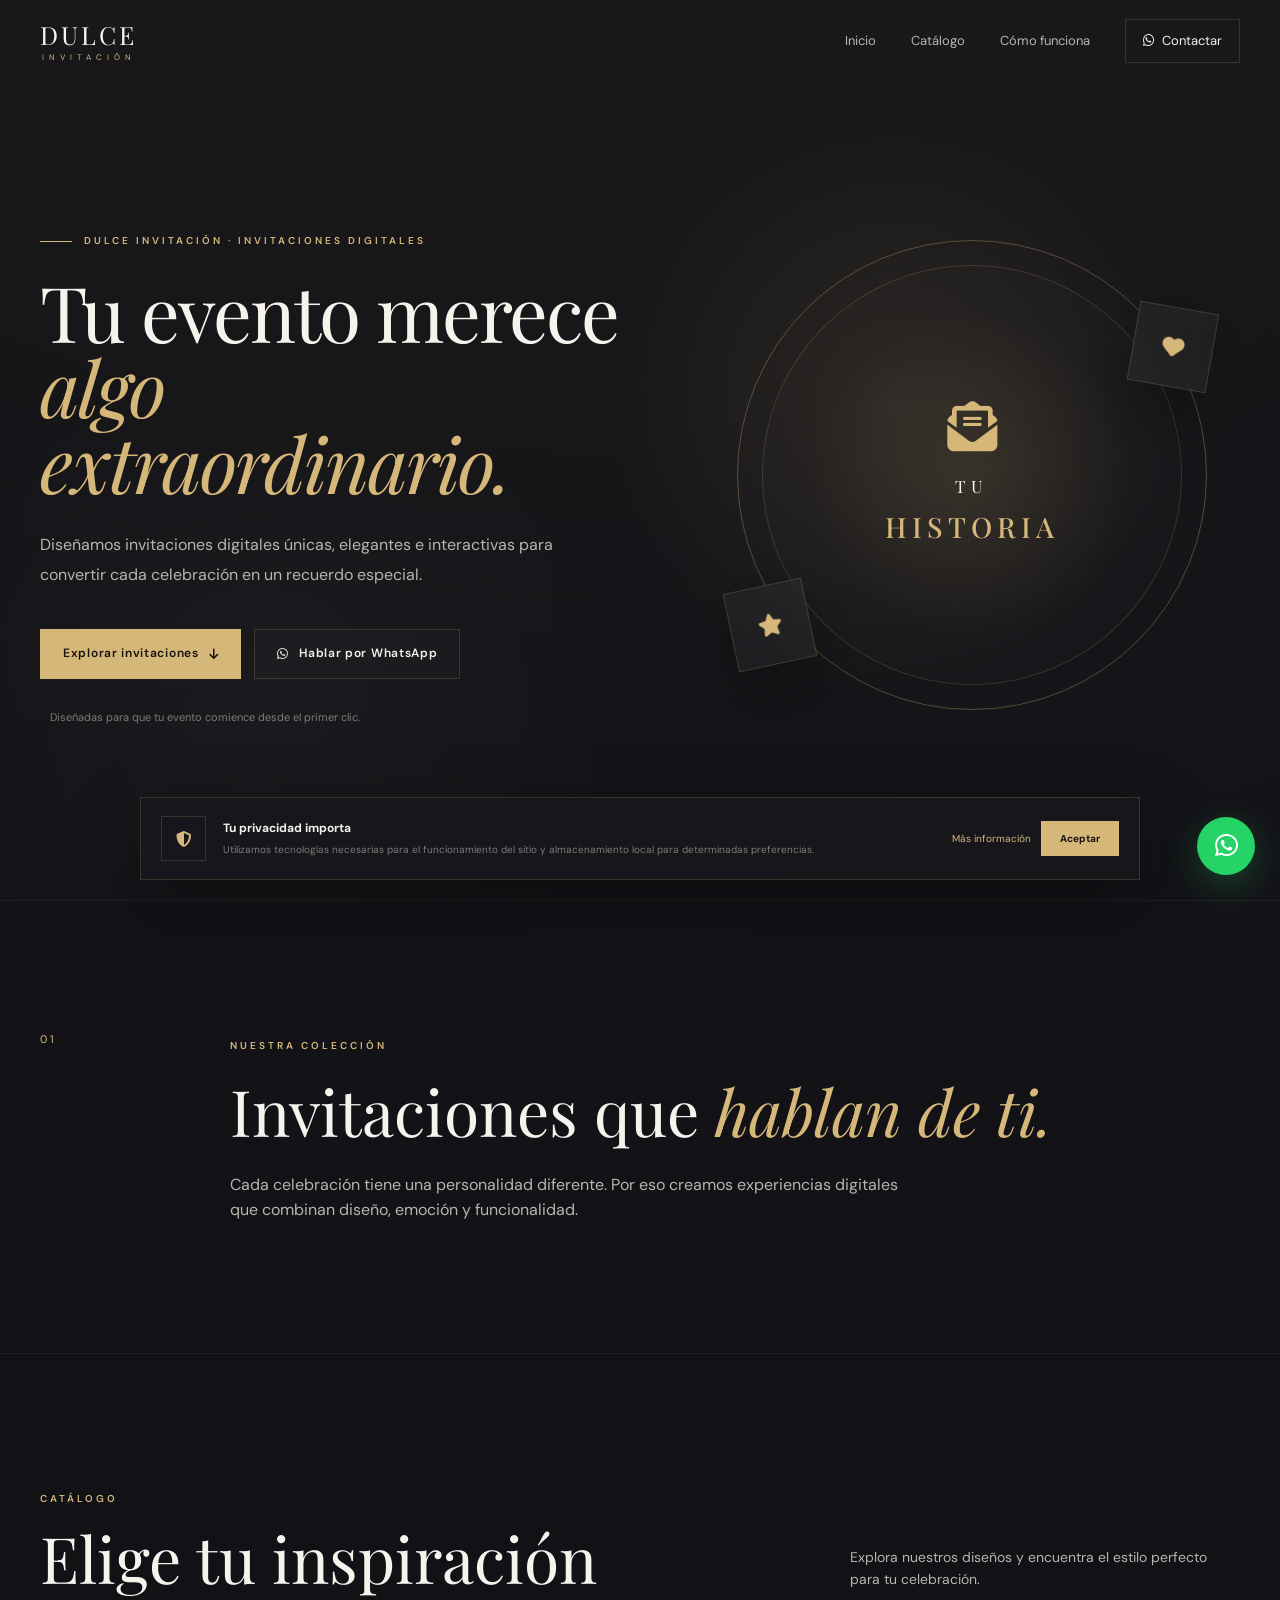
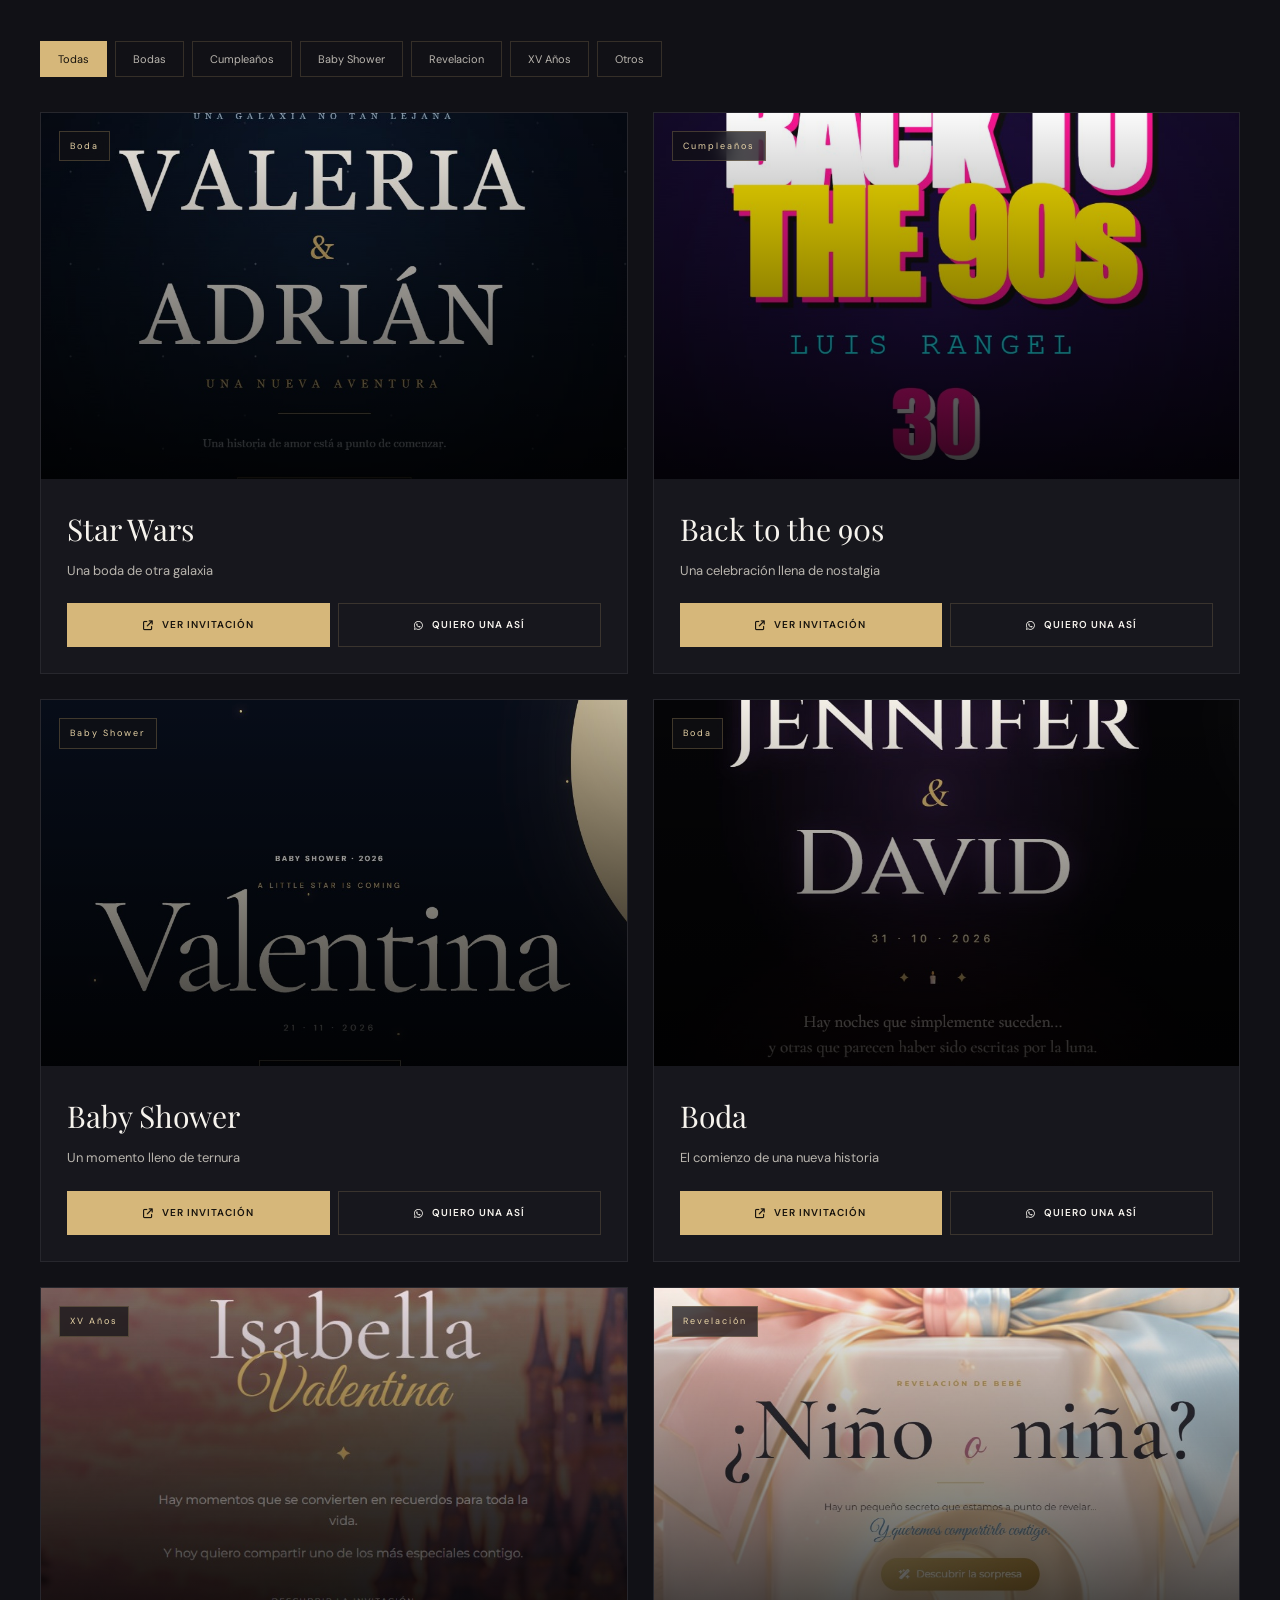
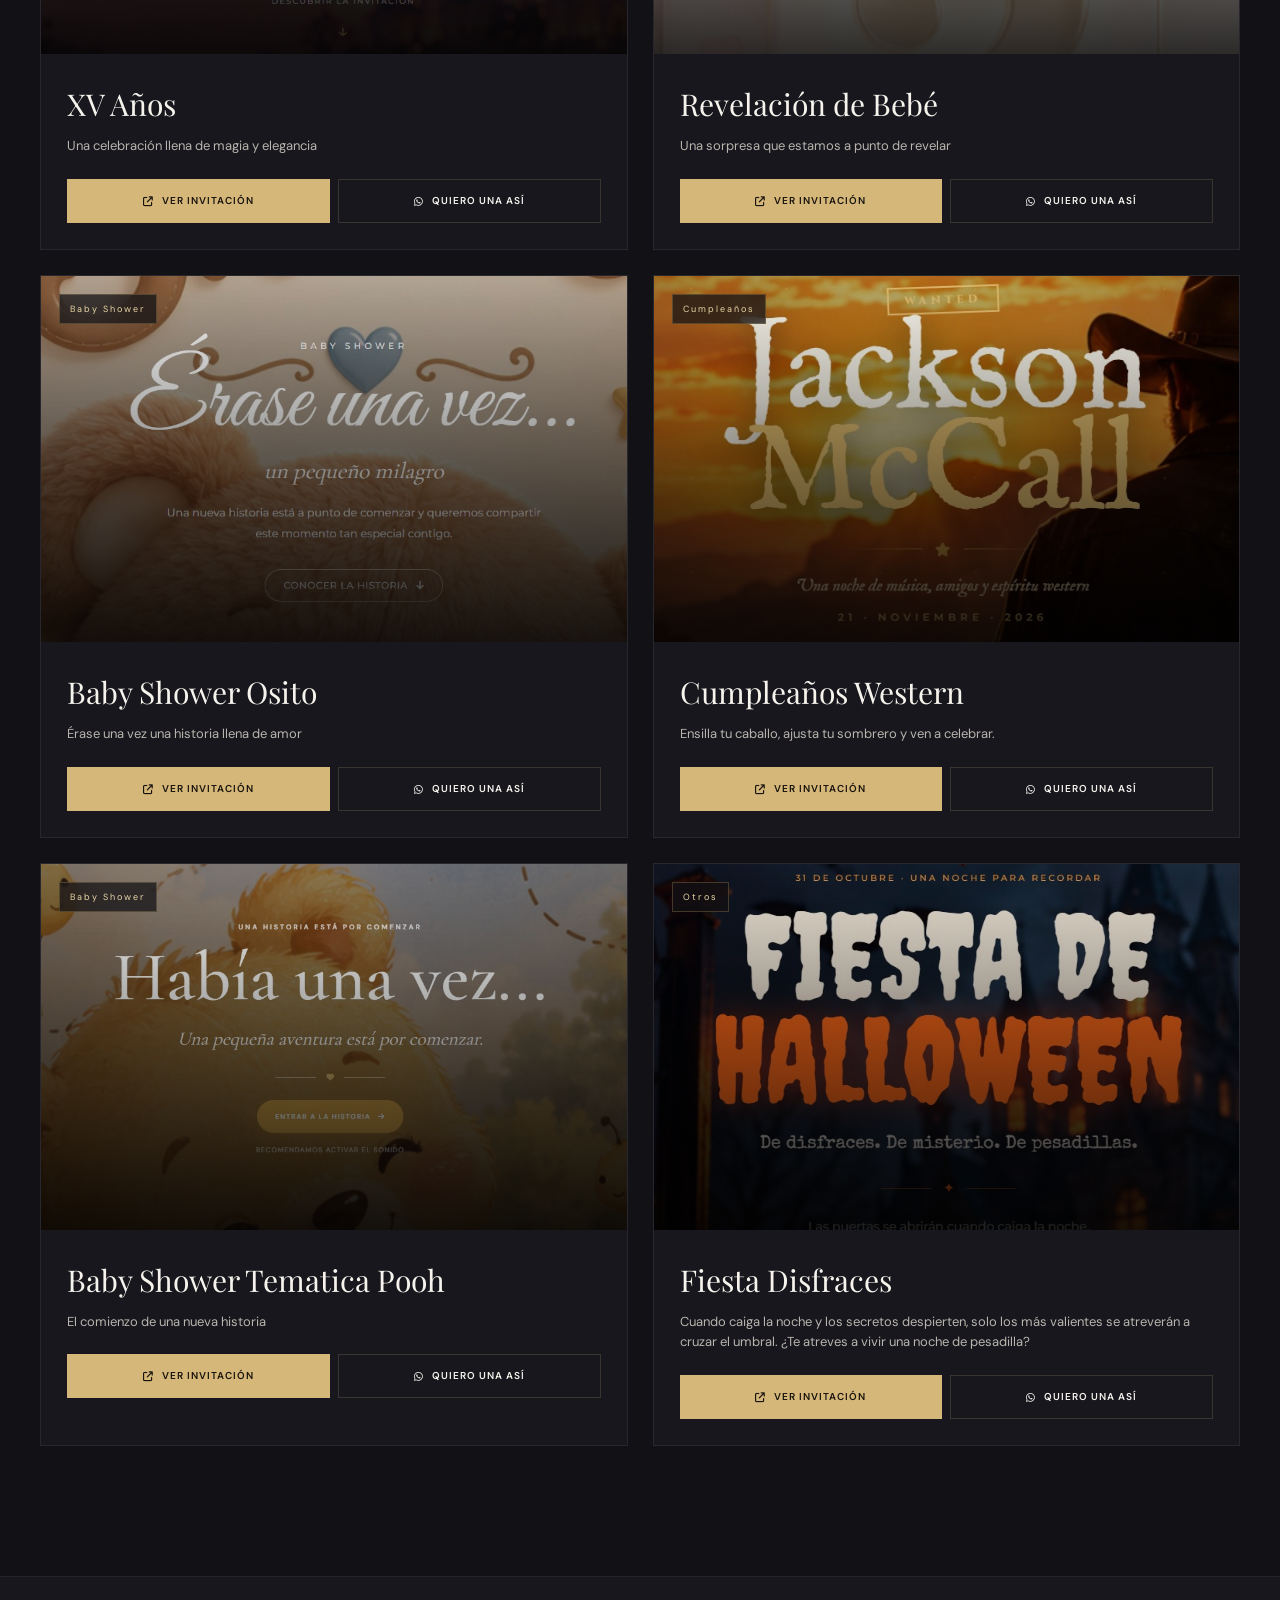
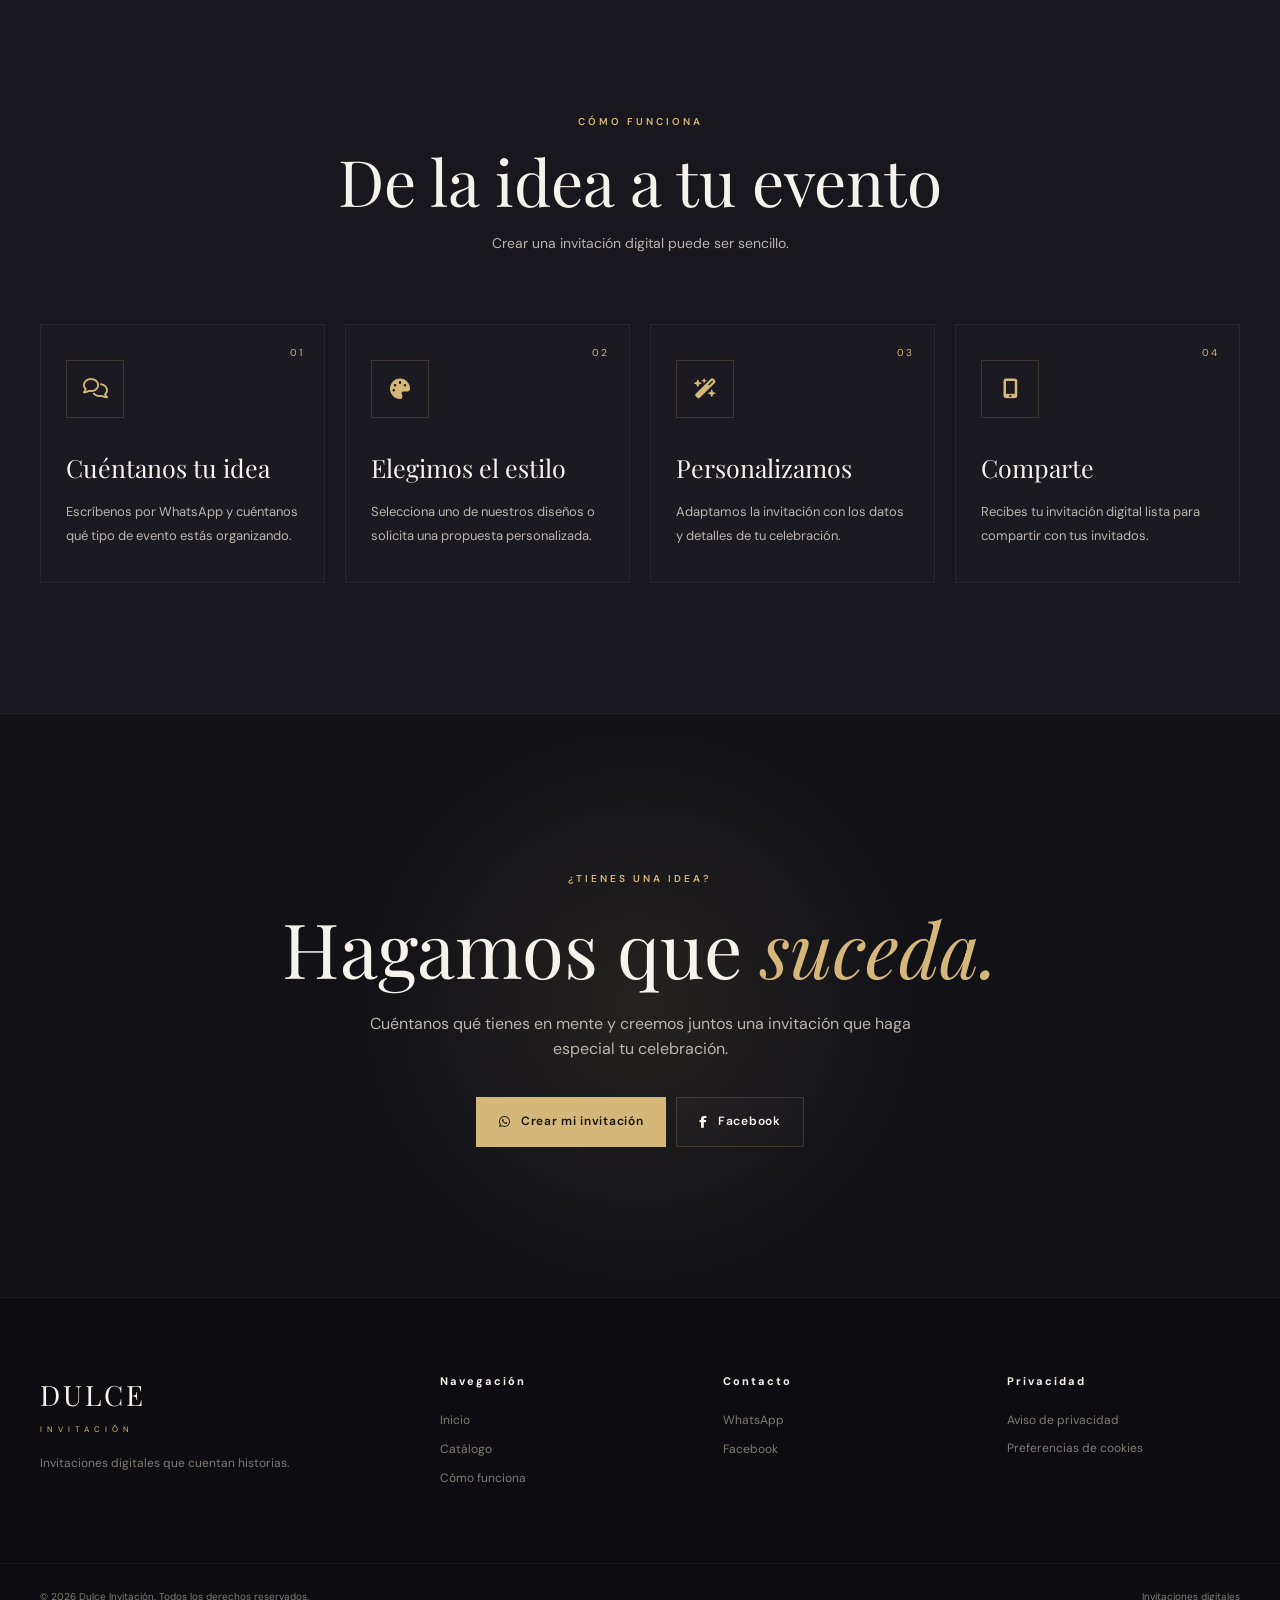
<file: index.html>
<!DOCTYPE html>
<html lang="es">
<head>
    <meta charset="UTF-8">

    <meta
        name="viewport"
        content="width=device-width, initial-scale=1.0"
    >

    <meta
        name="description"
        content="Dulce Invitación | Invitaciones digitales personalizadas para bodas, cumpleaños, baby showers, XV años y momentos especiales."
    >

    <meta
        name="robots"
        content="index, follow"
    >

    <meta name="theme-color" content="#111116">

    <title>Dulce Invitación | Invitaciones Digitales</title>

    <!-- Favicon -->
    <link
        rel="icon"
        type="image/jpeg"
        href="./images/logo.jpg"
    >

    <!-- Google Fonts -->
    <link rel="preconnect" href="https://fonts.googleapis.com">
    <link rel="preconnect" href="https://fonts.gstatic.com" crossorigin>

    <link
        href="https://fonts.googleapis.com/css2?family=DM+Sans:wght@300;400;500;600;700&family=Playfair+Display:wght@400;500;600;700&display=swap"
        rel="stylesheet"
    >

    <!-- Font Awesome -->
    <link
        rel="stylesheet"
        href="https://cdnjs.cloudflare.com/ajax/libs/font-awesome/6.5.2/css/all.min.css"
    >

    <!-- CSS -->
    <link rel="stylesheet" href="./styles.css">
</head>

<body>

    <!-- =========================================
         PRELOADER
    ========================================== -->
    <div id="preloader" class="preloader">
        <div class="preloader-content">

            <div class="preloader-logo">
                DULCE
                <span>INVITACIÓN</span>
            </div>

            <div class="preloader-line"></div>

            <p>Creando momentos inolvidables</p>

        </div>
    </div>


    <!-- =========================================
         HEADER
    ========================================== -->
    <header class="site-header" id="siteHeader">

        <div class="container header-container">

            <a
                href="#inicio"
                class="brand"
                aria-label="Dulce Invitación - Inicio"
            >
                <span class="brand-main">DULCE</span>
                <span class="brand-sub">INVITACIÓN</span>
            </a>


            <!-- NAV DESKTOP -->
            <nav class="desktop-nav">

                <a href="#inicio">Inicio</a>

                <a href="#catalogo">Catálogo</a>

                <a href="#proceso">Cómo funciona</a>

                <a
                    href="https://wa.me/528443811681"
                    target="_blank"
                    rel="noopener noreferrer"
                    class="nav-contact"
                >
                    <i class="fa-brands fa-whatsapp"></i>
                    Contactar
                </a>

            </nav>


            <!-- MENU MOBILE -->
            <button
                class="mobile-menu-button"
                id="mobileMenuButton"
                type="button"
                aria-label="Abrir menú"
                aria-expanded="false"
            >
                <span></span>
                <span></span>
                <span></span>
            </button>

        </div>


        <!-- MOBILE NAV -->
        <nav class="mobile-nav" id="mobileNav">

            <a href="#inicio">Inicio</a>

            <a href="#catalogo">Catálogo</a>

            <a href="#proceso">Cómo funciona</a>

            <a
                href="https://wa.me/528443811681"
                target="_blank"
                rel="noopener noreferrer"
            >
                <i class="fa-brands fa-whatsapp"></i>
                Contactar
            </a>

        </nav>

    </header>



    <!-- =========================================
         HERO
    ========================================== -->
    <main>

        <section
            class="hero"
            id="inicio"
        >

            <div class="hero-background"></div>

            <div class="hero-decoration hero-decoration-one"></div>
            <div class="hero-decoration hero-decoration-two"></div>

            <div class="container hero-container">

                <div class="hero-content">

                    <span class="eyebrow">
                        <span class="eyebrow-line"></span>
                        DULCE INVITACIÓN · INVITACIONES DIGITALES
                    </span>


                    <h1>
                        Tu evento merece
                        <span>algo extraordinario.</span>
                    </h1>


                    <p class="hero-description">
                        Diseñamos invitaciones digitales únicas,
                        elegantes e interactivas para convertir
                        cada celebración en un recuerdo especial.
                    </p>


                    <div class="hero-buttons">

                        <a
                            href="#catalogo"
                            class="button button-primary"
                        >
                            Explorar invitaciones
                            <i class="fa-solid fa-arrow-down"></i>
                        </a>


                        <a
                            href="https://wa.me/528443811681?text=Hola%20Dulce%20Invitaci%C3%B3n%2C%20me%20gustar%C3%ADa%20informaci%C3%B3n%20sobre%20sus%20invitaciones%20digitales."
                            target="_blank"
                            rel="noopener noreferrer"
                            class="button button-outline"
                        >
                            <i class="fa-brands fa-whatsapp"></i>
                            Hablar por WhatsApp
                        </a>

                    </div>


                    <div class="hero-note">

                        <i class="fa-solid fa-sparkles"></i>

                        <span>
                            Diseñadas para que tu evento
                            comience desde el primer clic.
                        </span>

                    </div>

                </div>


                <!-- DECORACIÓN VISUAL -->
                <div class="hero-visual">

                    <div class="floating-card floating-card-one">
                        <i class="fa-solid fa-heart"></i>
                    </div>

                    <div class="floating-card floating-card-two">
                        <i class="fa-solid fa-star"></i>
                    </div>

                    <div class="hero-circle">

                        <div class="hero-circle-inner">

                            <i class="fa-solid fa-envelope-open-text"></i>

                            <span>
                                TU
                                <strong>HISTORIA</strong>
                            </span>

                        </div>

                    </div>

                </div>

            </div>

        </section>



        <!-- =========================================
             INTRO
        ========================================== -->
        <section class="intro-section">

            <div class="container intro-container">

                <div class="intro-number">
                    01
                </div>


                <div class="intro-content">

                    <span class="section-label">
                        NUESTRA COLECCIÓN
                    </span>

                    <h2>
                        Invitaciones que
                        <em>hablan de ti.</em>
                    </h2>

                    <p>
                        Cada celebración tiene una personalidad diferente.
                        Por eso creamos experiencias digitales que combinan
                        diseño, emoción y funcionalidad.
                    </p>

                </div>

            </div>

        </section>



        <!-- =========================================
             CATALOGO
        ========================================== -->
        <section
            class="catalog-section"
            id="catalogo"
        >

            <div class="container">

                <div class="section-heading">

                    <div>

                        <span class="section-label">
                            CATÁLOGO
                        </span>

                        <h2>
                            Elige tu inspiración
                        </h2>

                    </div>


                    <p>
                        Explora nuestros diseños y encuentra
                        el estilo perfecto para tu celebración.
                    </p>

                </div>


                <!-- FILTROS -->
                <div class="catalog-filters">

                    <button
                        type="button"
                        class="filter-button active"
                        data-filter="all"
                    >
                        Todas
                    </button>

                    <button
                        type="button"
                        class="filter-button"
                        data-filter="boda"
                    >
                        Bodas
                    </button>

                    <button
                        type="button"
                        class="filter-button"
                        data-filter="cumpleanos"
                    >
                        Cumpleaños
                    </button>

                    <button
                        type="button"
                        class="filter-button"
                        data-filter="baby-shower"
                    >
                        Baby Shower
                    </button>


                    <button
                        type="button"
                        class="filter-button"
                        data-filter="revelacion"
                    >
                        Revelacion
                    </button>

                    
                    <button
                        type="button"
                        class="filter-button"
                        data-filter="xv"
                    >
                        XV Años
                    </button>

                    <button
                        type="button"
                        class="filter-button"
                        data-filter="otros"
                    >
                        Otros
                    </button>

                </div>


                <!-- TARJETAS -->
                <div
                    class="invitations-grid"
                    id="invitationsGrid"
                >
                    <!-- JS INSERTA LAS INVITACIONES -->
                </div>


                <!-- SIN RESULTADOS -->
                <div
                    class="no-results"
                    id="noResults"
                    hidden
                >

                    <i class="fa-regular fa-face-frown"></i>

                    <h3>
                        No encontramos invitaciones
                    </h3>

                    <p>
                        Prueba seleccionando otra categoría.
                    </p>

                </div>

            </div>

        </section>



        <!-- =========================================
             PROCESO
        ========================================== -->
        <section
            class="process-section"
            id="proceso"
        >

            <div class="container">

                <div class="section-heading centered">

                    <span class="section-label">
                        CÓMO FUNCIONA
                    </span>

                    <h2>
                        De la idea a tu evento
                    </h2>

                    <p>
                        Crear una invitación digital
                        puede ser sencillo.
                    </p>

                </div>


                <div class="process-grid">

                    <article class="process-item">

                        <span class="process-number">
                            01
                        </span>

                        <div class="process-icon">
                            <i class="fa-regular fa-comments"></i>
                        </div>

                        <h3>
                            Cuéntanos tu idea
                        </h3>

                        <p>
                            Escríbenos por WhatsApp y
                            cuéntanos qué tipo de evento
                            estás organizando.
                        </p>

                    </article>


                    <article class="process-item">

                        <span class="process-number">
                            02
                        </span>

                        <div class="process-icon">
                            <i class="fa-solid fa-palette"></i>
                        </div>

                        <h3>
                            Elegimos el estilo
                        </h3>

                        <p>
                            Selecciona uno de nuestros diseños
                            o solicita una propuesta personalizada.
                        </p>

                    </article>


                    <article class="process-item">

                        <span class="process-number">
                            03
                        </span>

                        <div class="process-icon">
                            <i class="fa-solid fa-wand-magic-sparkles"></i>
                        </div>

                        <h3>
                            Personalizamos
                        </h3>

                        <p>
                            Adaptamos la invitación con los
                            datos y detalles de tu celebración.
                        </p>

                    </article>


                    <article class="process-item">

                        <span class="process-number">
                            04
                        </span>

                        <div class="process-icon">
                            <i class="fa-solid fa-mobile-screen-button"></i>
                        </div>

                        <h3>
                            Comparte
                        </h3>

                        <p>
                            Recibes tu invitación digital
                            lista para compartir con tus invitados.
                        </p>

                    </article>

                </div>

            </div>

        </section>



        <!-- =========================================
             CTA
        ========================================== -->
        <section class="cta-section">

            <div class="cta-background"></div>

            <div class="container">

                <div class="cta-content">

                    <span class="section-label">
                        ¿TIENES UNA IDEA?
                    </span>

                    <h2>
                        Hagamos que
                        <em>suceda.</em>
                    </h2>

                    <p>
                        Cuéntanos qué tienes en mente y
                        creemos juntos una invitación
                        que haga especial tu celebración.
                    </p>


                    <div class="cta-buttons">

                        <a
                            href="https://wa.me/528443811681?text=Hola%20Dulce%20Invitaci%C3%B3n%2C%20quiero%20crear%20una%20invitaci%C3%B3n%20digital."
                            target="_blank"
                            rel="noopener noreferrer"
                            class="button button-primary"
                        >
                            <i class="fa-brands fa-whatsapp"></i>
                            Crear mi invitación
                        </a>


                        <a
                            href="https://www.facebook.com/share/1FMc82JMA4/"
                            target="_blank"
                            rel="noopener noreferrer"
                            class="button button-outline"
                        >
                            <i class="fa-brands fa-facebook-f"></i>
                            Facebook
                        </a>

                    </div>

                </div>

            </div>

        </section>

    </main>



    <!-- =========================================
         FOOTER
    ========================================== -->
    <footer class="site-footer">

        <div class="container footer-container">

            <div class="footer-brand">

                <div class="footer-logo">
                    DULCE
                    <span>INVITACIÓN</span>
                </div>

                <p>
                    Invitaciones digitales que cuentan historias.
                </p>

            </div>


            <div class="footer-links">

                <h4>
                    Navegación
                </h4>

                <a href="#inicio">
                    Inicio
                </a>

                <a href="#catalogo">
                    Catálogo
                </a>

                <a href="#proceso">
                    Cómo funciona
                </a>

            </div>


            <div class="footer-links">

                <h4>
                    Contacto
                </h4>

                <a
                    href="https://wa.me/528443811681"
                    target="_blank"
                    rel="noopener noreferrer"
                >
                    WhatsApp
                </a>

                <a
                    href="https://www.facebook.com/share/1FMc82JMA4/"
                    target="_blank"
                    rel="noopener noreferrer"
                >
                    Facebook
                </a>

            </div>


            <div class="footer-links">

                <h4>
                    Privacidad
                </h4>

                <a href="./privacidad.html">
                    Aviso de privacidad
                </a>

                <button
                    type="button"
                    id="openCookieSettings"
                    class="footer-button"
                >
                    Preferencias de cookies
                </button>

            </div>

        </div>


        <div class="footer-bottom">

            <div class="container footer-bottom-container">

                <p>
                    © <span id="currentYear"></span>
                    Dulce Invitación.
                    Todos los derechos reservados.
                </p>

                <p>
                    Invitaciones digitales
                </p>

            </div>

        </div>

    </footer>



    <!-- =========================================
         WHATSAPP FLOTANTE
    ========================================== -->
    <a
        href="https://wa.me/528443811681?text=Hola%20Dulce%20Invitaci%C3%B3n%2C%20me%20interesan%20sus%20invitaciones%20digitales."
        target="_blank"
        rel="noopener noreferrer"
        class="floating-whatsapp"
        aria-label="Contactar por WhatsApp"
    >
        <i class="fa-brands fa-whatsapp"></i>
    </a>



    <!-- =========================================
         BOTON ARRIBA
    ========================================== -->
    <button
        type="button"
        class="back-to-top"
        id="backToTop"
        aria-label="Volver arriba"
    >
        <i class="fa-solid fa-arrow-up"></i>
    </button>



    <!-- =========================================
         MODAL PRIVACIDAD
    ========================================== -->
    <div
        class="modal"
        id="privacyModal"
        aria-hidden="true"
    >

        <div class="modal-overlay" data-close-modal></div>

        <div
            class="modal-container"
            role="dialog"
            aria-modal="true"
            aria-labelledby="privacyModalTitle"
        >

            <button
                type="button"
                class="modal-close"
                data-close-modal
                aria-label="Cerrar"
            >
                <i class="fa-solid fa-xmark"></i>
            </button>


            <div class="modal-header">

                <span class="section-label">
                    PRIVACIDAD
                </span>

                <h2 id="privacyModalTitle">
                    Aviso de privacidad
                </h2>

            </div>


            <div class="modal-body">

                <p>
                    En <strong>Dulce Invitación</strong> respetamos
                    la privacidad de nuestros visitantes y clientes.
                </p>

                <h3>
                    Responsable
                </h3>

                <p>
                    Responsable:
                    <strong>[COMPLETAR NOMBRE LEGAL O RESPONSABLE]</strong>
                </p>

                <p>
                    Domicilio:
                    <strong>[COMPLETAR DOMICILIO]</strong>
                </p>

                <p>
                    Correo para asuntos de privacidad:
                    <strong>[COMPLETAR CORREO]</strong>
                </p>


                <h3>
                    Datos que podemos recibir
                </h3>

                <p>
                    Cuando una persona decide contactar voluntariamente
                    con Dulce Invitación, puede proporcionar datos como
                    nombre, número telefónico, información del evento,
                    preferencias de diseño y cualquier otro dato que
                    decida compartir para solicitar información,
                    cotización o contratación.
                </p>


                <h3>
                    Finalidades
                </h3>

                <p>
                    Los datos proporcionados podrán utilizarse para
                    atender solicitudes, proporcionar información,
                    elaborar cotizaciones, personalizar servicios,
                    establecer comunicación relacionada con una
                    contratación y dar seguimiento a solicitudes.
                </p>


                <h3>
                    Datos sensibles
                </h3>

                <p>
                    El sitio no solicita deliberadamente datos personales
                    sensibles para navegar por el catálogo.
                    Se recomienda no enviar información sensible
                    que no sea necesaria para la prestación del servicio.
                </p>


                <h3>
                    Derechos ARCO
                </h3>

                <p>
                    La persona titular puede solicitar el acceso,
                    rectificación, cancelación u oposición al tratamiento
                    de sus datos personales, conforme a la legislación
                    aplicable.
                </p>

                <p>
                    Para ejercer estos derechos deberá comunicarse al
                    correo:
                    <strong>[COMPLETAR CORREO DE PRIVACIDAD]</strong>
                    indicando su nombre, el derecho que desea ejercer
                    y la información necesaria para identificar los datos
                    relacionados con su solicitud.
                </p>


                <h3>
                    Cambios al aviso
                </h3>

                <p>
                    Cualquier modificación al presente aviso podrá
                    publicarse en esta página.
                </p>


                <p class="privacy-warning">
                    <i class="fa-solid fa-circle-info"></i>
                    Este documento es una plantilla informativa y debe
                    completarse con los datos reales del responsable
                    antes de utilizarse como aviso legal definitivo.
                </p>


                <a
                    href="./privacidad.html"
                    class="modal-full-link"
                >
                    Ver aviso de privacidad completo
                    <i class="fa-solid fa-arrow-right"></i>
                </a>

            </div>

        </div>

    </div>



    <!-- =========================================
         COOKIE MODAL
    ========================================== -->
    <div
        class="cookie-modal"
        id="cookieModal"
        aria-hidden="true"
    >

        <div class="cookie-modal-overlay" data-close-cookie></div>

        <div
            class="cookie-modal-container"
            role="dialog"
            aria-modal="true"
            aria-labelledby="cookieModalTitle"
        >

            <button
                type="button"
                class="modal-close"
                data-close-cookie
                aria-label="Cerrar"
            >
                <i class="fa-solid fa-xmark"></i>
            </button>


            <span class="cookie-icon">
                <i class="fa-solid fa-cookie-bite"></i>
            </span>


            <h2 id="cookieModalTitle">
                Preferencias de cookies
            </h2>


            <p>
                Este sitio puede utilizar tecnologías locales necesarias
                para recordar determinadas preferencias de navegación.
            </p>


            <div class="cookie-option">

                <div>

                    <strong>
                        Tecnologías necesarias
                    </strong>

                    <span>
                        Necesarias para determinadas funciones
                        básicas del sitio.
                    </span>

                </div>

                <span class="cookie-always">
                    Siempre activas
                </span>

            </div>


            <div class="cookie-option">

                <div>

                    <strong>
                        Preferencias
                    </strong>

                    <span>
                        Permiten recordar determinadas opciones
                        de navegación.
                    </span>

                </div>

                <label class="switch">

                    <input
                        type="checkbox"
                        id="preferencesToggle"
                    >

                    <span class="slider"></span>

                </label>

            </div>


            <div class="cookie-actions">

                <button
                    type="button"
                    class="button button-outline"
                    id="saveCookiePreferences"
                >
                    Guardar preferencias
                </button>

            </div>


            <p class="cookie-note">
                Actualmente este sitio no utiliza cookies propias
                con fines publicitarios.
            </p>

        </div>

    </div>



    <!-- =========================================
         COOKIE BANNER
    ========================================== -->
    <div
        class="cookie-banner"
        id="cookieBanner"
    >

        <div class="cookie-banner-content">

            <div class="cookie-banner-icon">
                <i class="fa-solid fa-shield-halved"></i>
            </div>


            <div class="cookie-banner-text">

                <strong>
                    Tu privacidad importa
                </strong>

                <p>
                    Utilizamos tecnologías necesarias para el funcionamiento
                    del sitio y almacenamiento local para determinadas
                    preferencias.
                </p>

            </div>


            <div class="cookie-banner-actions">

                <button
                    type="button"
                    class="cookie-link-button"
                    id="cookieMoreInfo"
                >
                    Más información
                </button>

                <button
                    type="button"
                    class="cookie-accept"
                    id="acceptCookies"
                >
                    Aceptar
                </button>

            </div>

        </div>

    </div>



    <!-- JAVASCRIPT -->
    <script src="./script.js"></script>

</body>
</html>
</file>
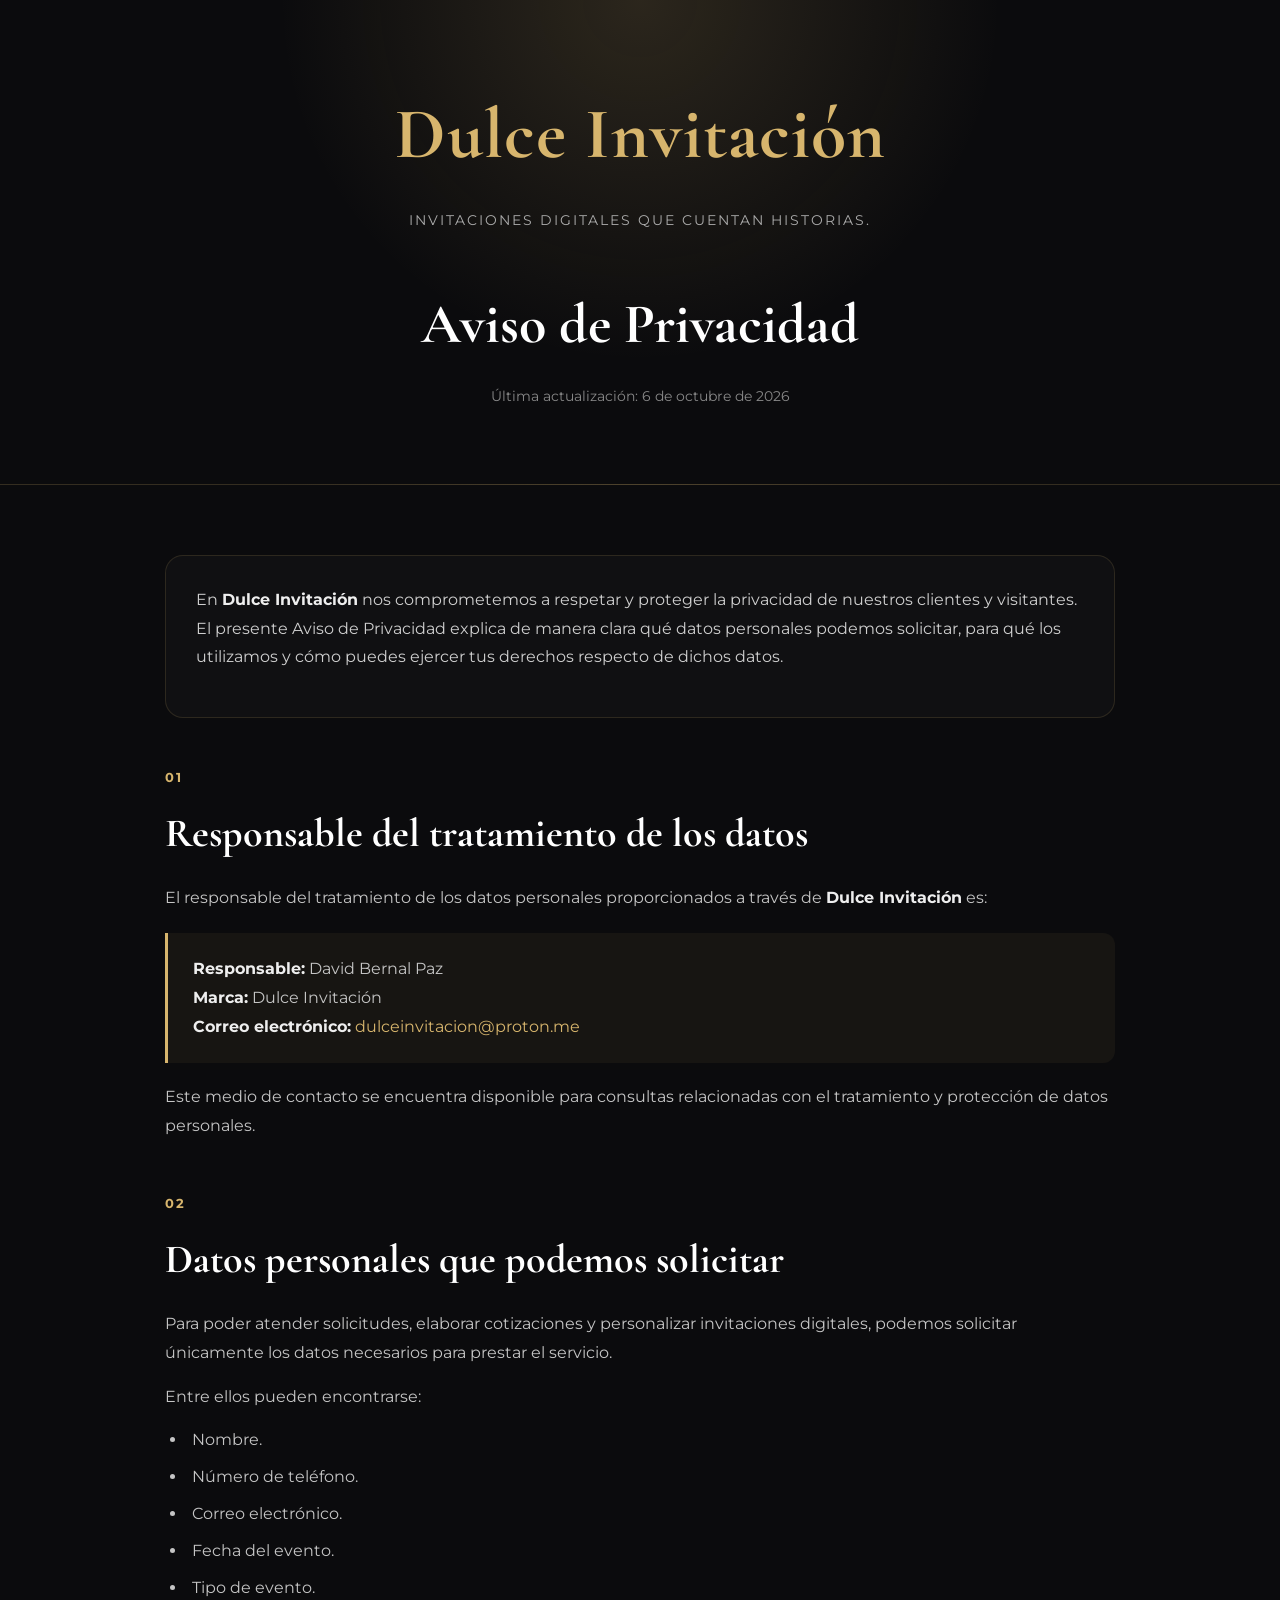
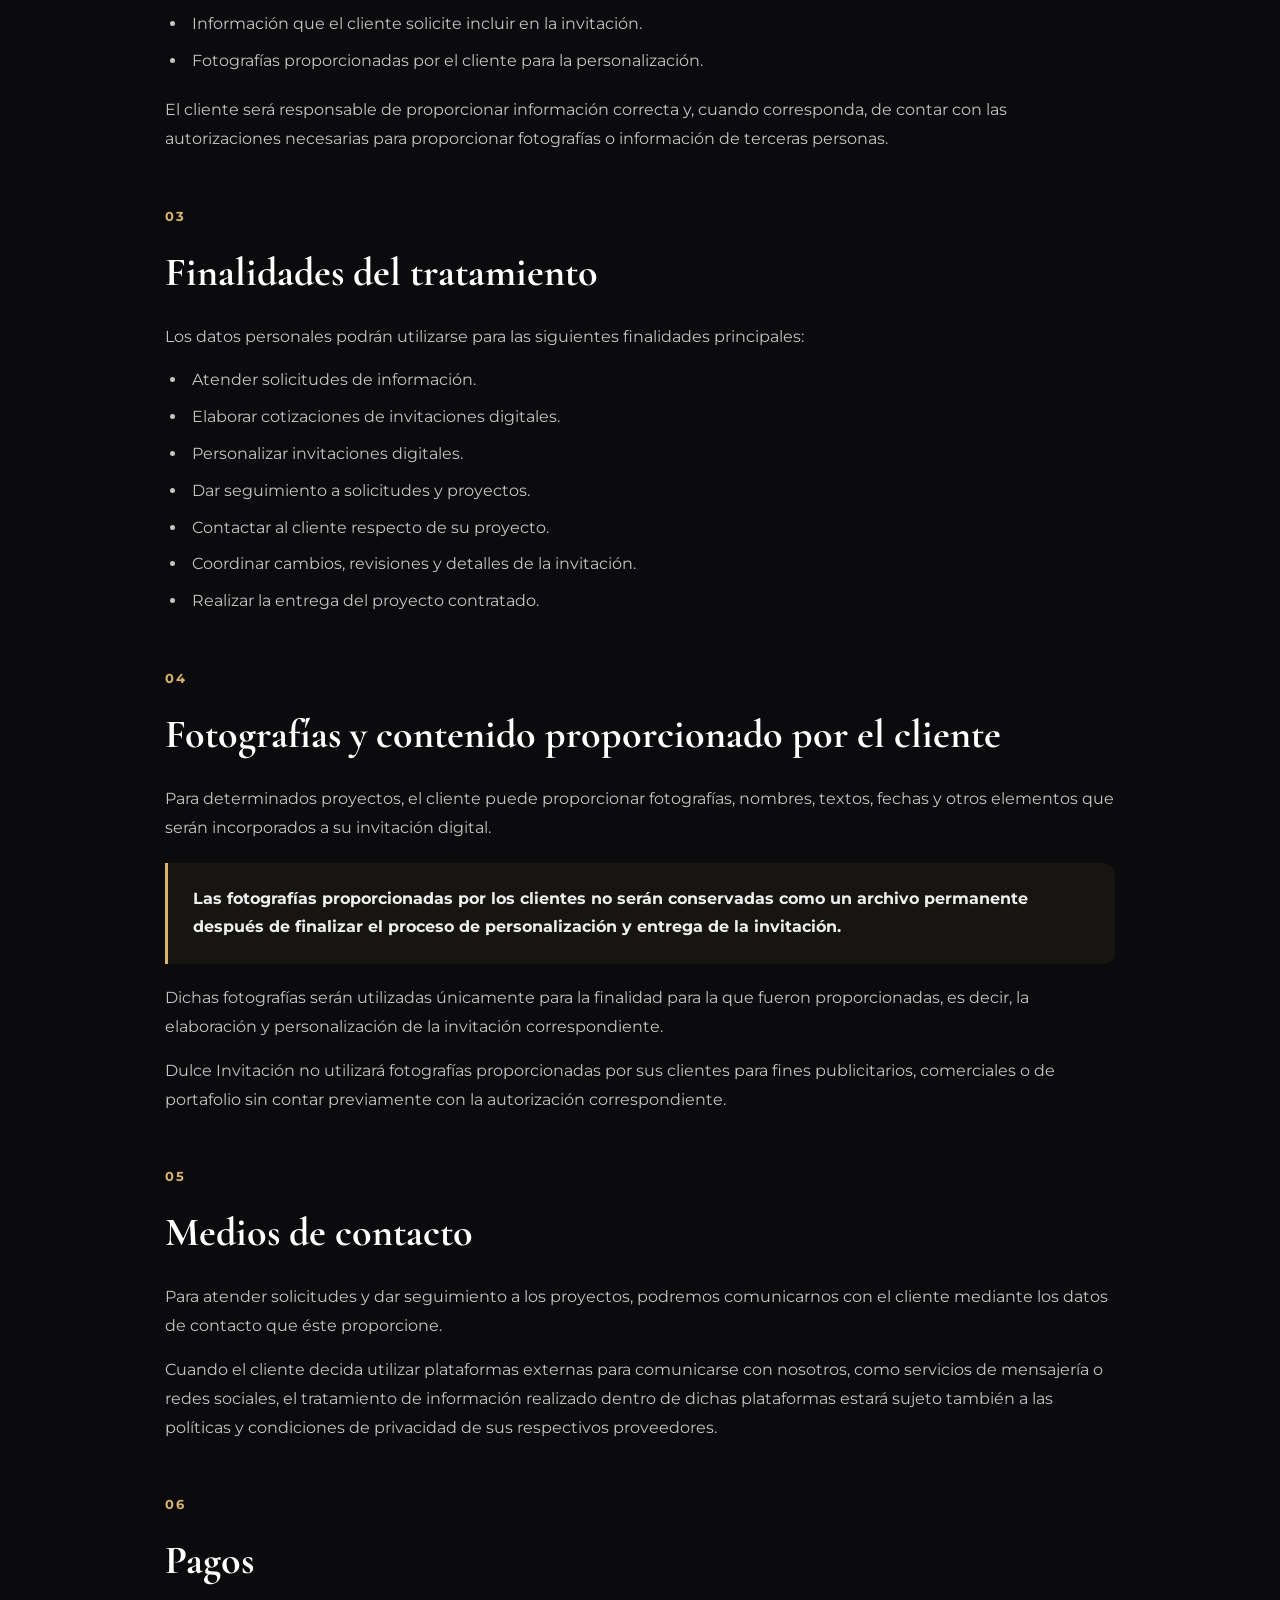
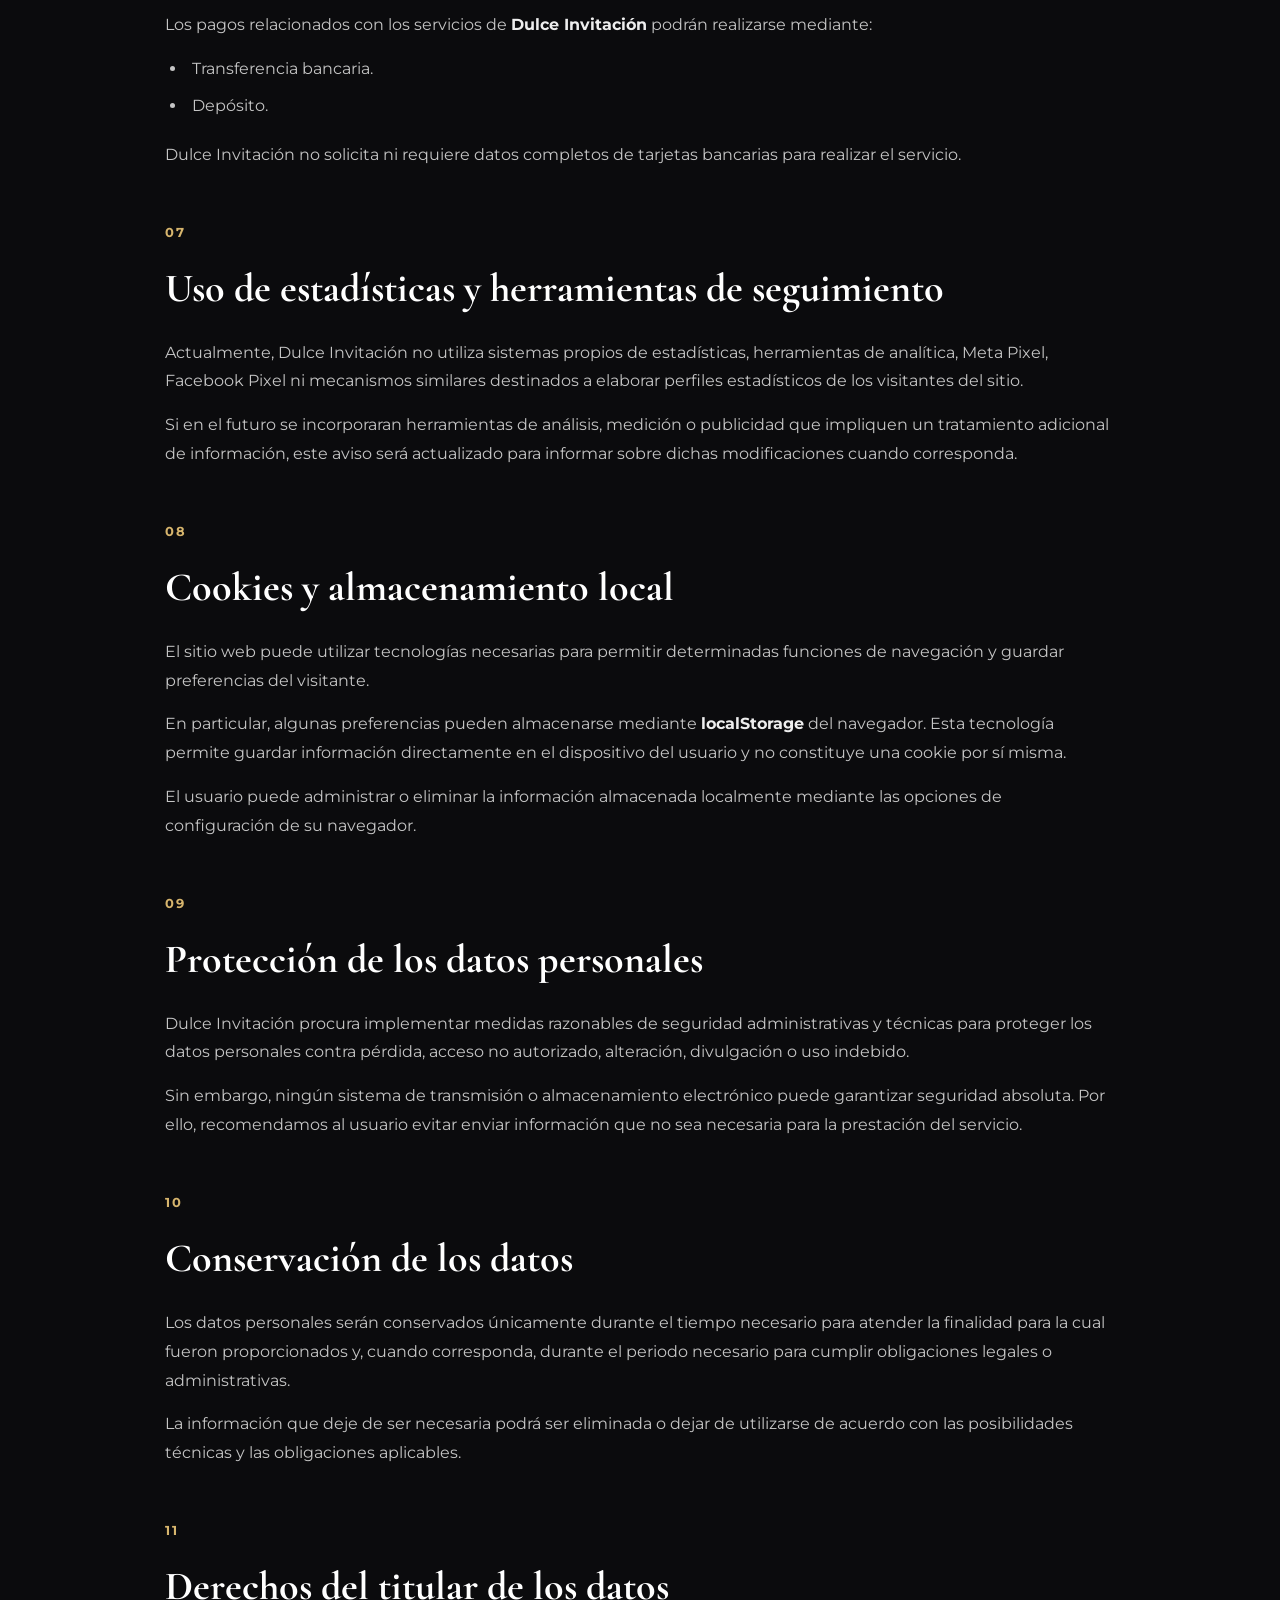
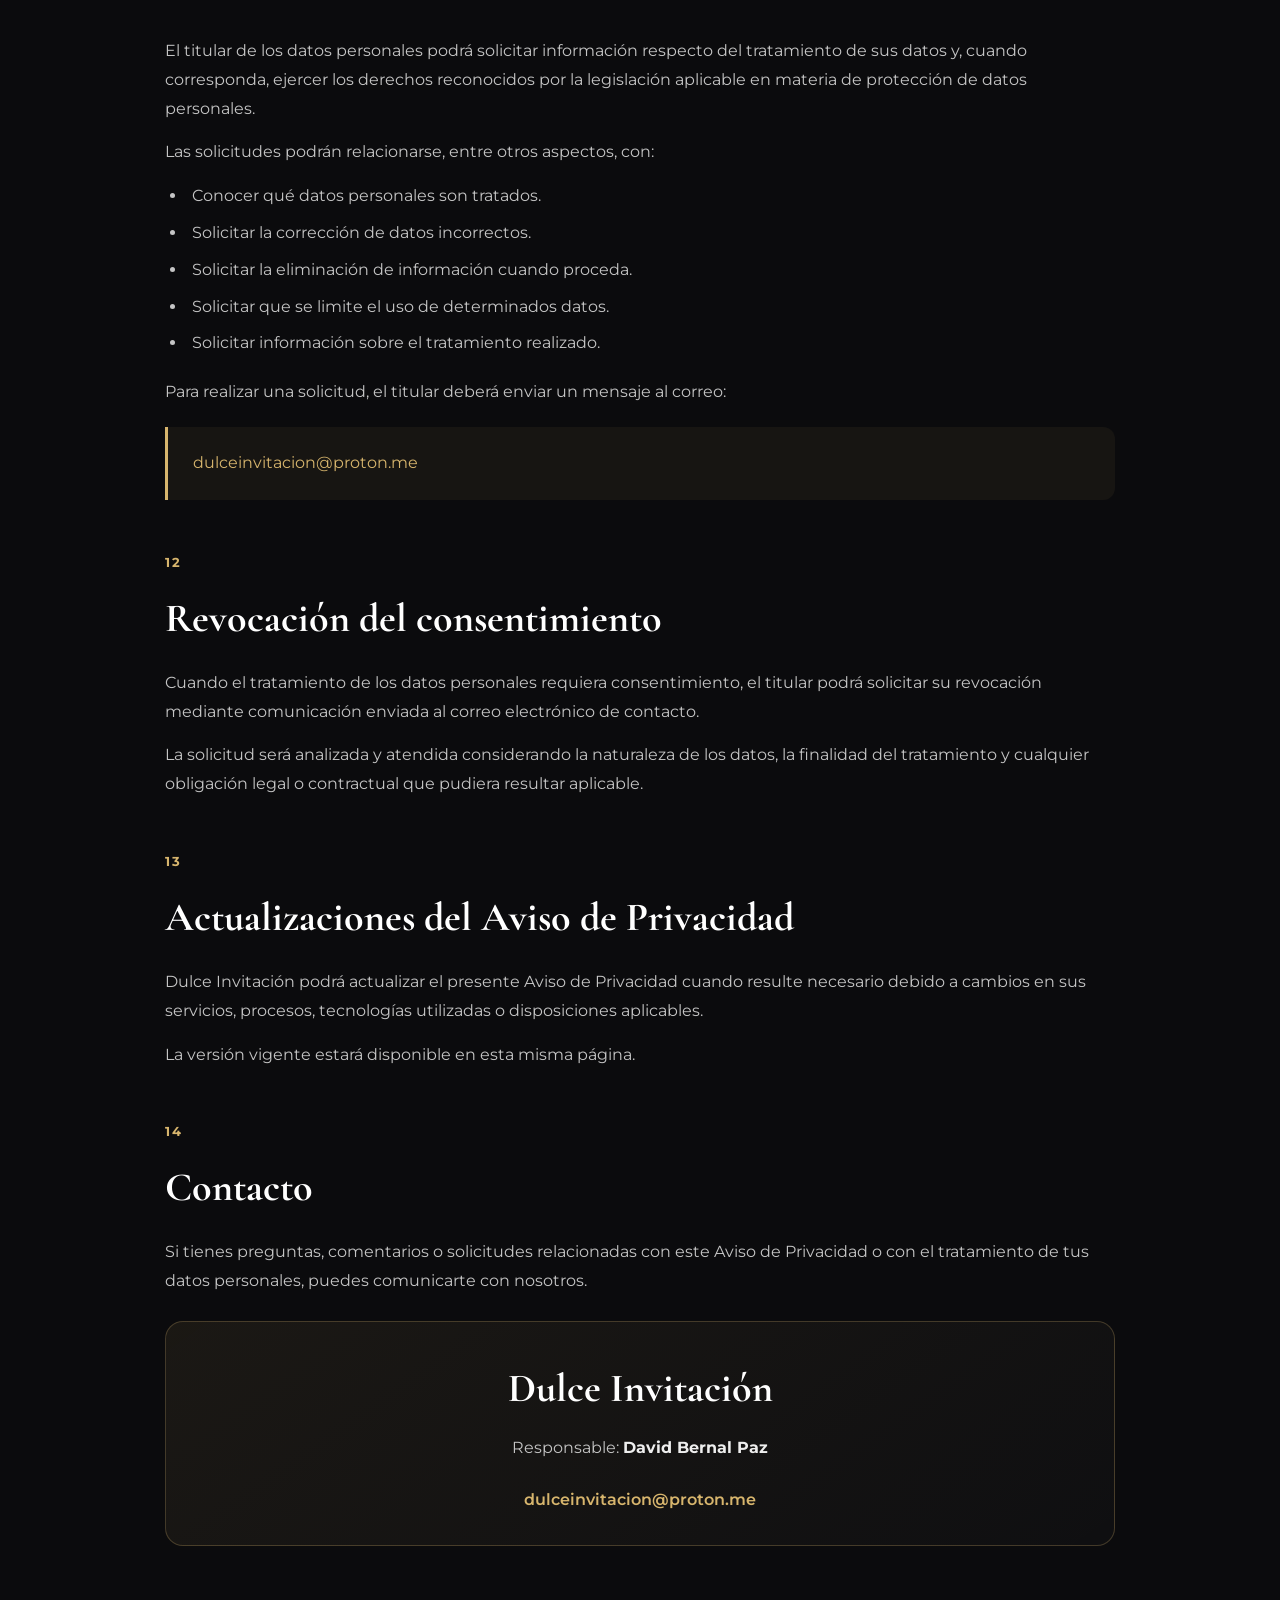
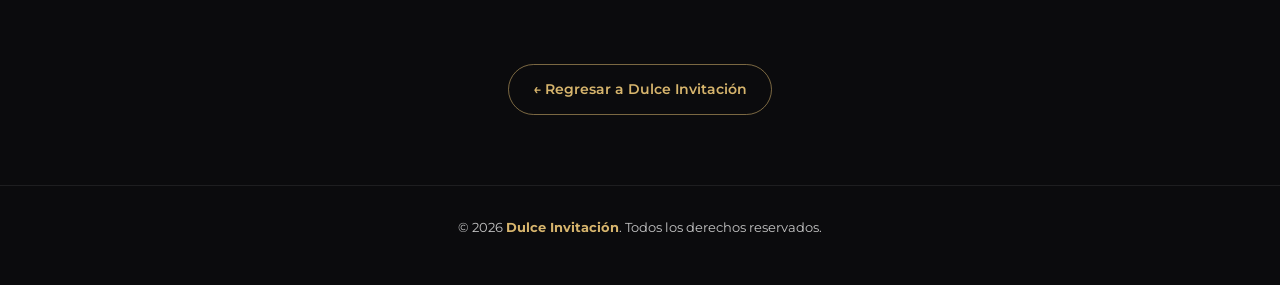
<file: privacidad.html>
<!DOCTYPE html>
<html lang="es">
<head>
    <meta charset="UTF-8">

    <meta name="viewport" content="width=device-width, initial-scale=1.0">

    <meta name="description"
          content="Aviso de Privacidad de Dulce Invitación. Información sobre el tratamiento y protección de datos personales.">

    <meta name="robots" content="index, follow">

    <title>Aviso de Privacidad | Dulce Invitación</title>

    <!-- Google Fonts -->
    <link rel="preconnect" href="https://fonts.googleapis.com">
    <link rel="preconnect" href="https://fonts.gstatic.com" crossorigin>

    <link
        href="https://fonts.googleapis.com/css2?family=Cormorant+Garamond:wght@500;600;700&family=Montserrat:wght@400;500;600;700&display=swap"
        rel="stylesheet"
    >

    <style>
        * {
            margin: 0;
            padding: 0;
            box-sizing: border-box;
        }

        html {
            scroll-behavior: smooth;
        }

        body {
            font-family: 'Montserrat', sans-serif;
            background: #0b0b0d;
            color: #eeeeee;
            line-height: 1.8;
        }

        a {
            color: #d7b56d;
            text-decoration: none;
            transition: 0.3s ease;
        }

        a:hover {
            color: #f0d28d;
        }

        /* ========================================
           HEADER
        ======================================== */

        .header {
            position: relative;
            padding: 70px 20px 60px;
            text-align: center;
            background:
                radial-gradient(
                    circle at top,
                    rgba(215, 181, 109, 0.16),
                    transparent 45%
                ),
                #0b0b0d;
            border-bottom: 1px solid rgba(215, 181, 109, 0.2);
        }

        .brand {
            font-family: 'Cormorant Garamond', serif;
            font-size: clamp(2.5rem, 6vw, 4.5rem);
            font-weight: 700;
            color: #d7b56d;
            letter-spacing: 1px;
        }

        .tagline {
            margin-top: 8px;
            color: #aaa;
            font-size: 0.9rem;
            letter-spacing: 2px;
            text-transform: uppercase;
        }

        .page-title {
            margin-top: 40px;
            font-family: 'Cormorant Garamond', serif;
            font-size: clamp(2rem, 5vw, 3.5rem);
            color: #ffffff;
        }

        .updated {
            margin-top: 10px;
            color: #888;
            font-size: 0.85rem;
        }

        /* ========================================
           CONTENEDOR
        ======================================== */

        .container {
            width: min(100% - 40px, 950px);
            margin: 0 auto;
            padding: 70px 0;
        }

        /* ========================================
           INTRO
        ======================================== */

        .intro {
            background: rgba(255, 255, 255, 0.025);
            border: 1px solid rgba(215, 181, 109, 0.14);
            border-radius: 18px;
            padding: 30px;
            margin-bottom: 45px;
        }

        .intro p {
            color: #cfcfcf;
        }

        /* ========================================
           SECCIONES
        ======================================== */

        .section {
            margin-bottom: 48px;
        }

        .section-number {
            display: inline-block;
            margin-bottom: 8px;
            color: #d7b56d;
            font-size: 0.8rem;
            font-weight: 700;
            letter-spacing: 2px;
        }

        h2 {
            font-family: 'Cormorant Garamond', serif;
            color: #ffffff;
            font-size: clamp(1.8rem, 4vw, 2.5rem);
            margin-bottom: 15px;
        }

        h3 {
            color: #e4c985;
            font-size: 1rem;
            margin: 22px 0 8px;
        }

        p {
            color: #c5c5c5;
            margin-bottom: 15px;
        }

        ul {
            margin: 15px 0 20px 22px;
        }

        li {
            color: #c5c5c5;
            margin-bottom: 8px;
            padding-left: 5px;
        }

        strong {
            color: #eeeeee;
        }

        /* ========================================
           DESTACADO
        ======================================== */

        .highlight {
            border-left: 3px solid #d7b56d;
            background: rgba(215, 181, 109, 0.06);
            padding: 22px 25px;
            border-radius: 0 12px 12px 0;
            margin: 20px 0;
        }

        .highlight p {
            margin-bottom: 0;
        }

        /* ========================================
           CONTACTO
        ======================================== */

        .contact-box {
            margin-top: 25px;
            padding: 30px;
            border-radius: 18px;
            border: 1px solid rgba(215, 181, 109, 0.25);
            background:
                linear-gradient(
                    145deg,
                    rgba(215, 181, 109, 0.08),
                    rgba(255, 255, 255, 0.02)
                );
            text-align: center;
        }

        .contact-box h2 {
            margin-bottom: 10px;
        }

        .email {
            display: inline-block;
            margin-top: 8px;
            font-weight: 600;
            word-break: break-word;
        }

        /* ========================================
           BOTÓN REGRESAR
        ======================================== */

        .back-container {
            text-align: center;
            padding: 0 20px 70px;
        }

        .back-button {
            display: inline-flex;
            align-items: center;
            justify-content: center;
            min-height: 48px;
            padding: 12px 24px;
            border: 1px solid rgba(215, 181, 109, 0.55);
            border-radius: 999px;
            color: #d7b56d;
            font-size: 0.9rem;
            font-weight: 600;
            transition: 0.3s ease;
        }

        .back-button:hover {
            background: #d7b56d;
            color: #0b0b0d;
            transform: translateY(-2px);
        }

        /* ========================================
           FOOTER
        ======================================== */

        footer {
            border-top: 1px solid rgba(255, 255, 255, 0.08);
            padding: 30px 20px;
            text-align: center;
            color: #777;
            font-size: 0.8rem;
        }

        footer strong {
            color: #d7b56d;
        }

        /* ========================================
           RESPONSIVE
        ======================================== */

        @media (max-width: 600px) {

            .header {
                padding: 50px 18px 45px;
            }

            .container {
                width: min(100% - 28px, 950px);
                padding: 45px 0;
            }

            .intro {
                padding: 22px;
            }

            .section {
                margin-bottom: 38px;
            }

            .highlight {
                padding: 18px;
            }

            .contact-box {
                padding: 24px 18px;
            }
        }
    </style>
</head>

<body>

    <!-- ========================================
         ENCABEZADO
    ======================================== -->

    <header class="header">

        <div class="brand">
            Dulce Invitación
        </div>

        <div class="tagline">
            Invitaciones digitales que cuentan historias.
        </div>

        <h1 class="page-title">
            Aviso de Privacidad
        </h1>

        <p class="updated">
            Última actualización: 6 de octubre de 2026
        </p>

    </header>


    <!-- ========================================
         CONTENIDO
    ======================================== -->

    <main class="container">

        <div class="intro">

            <p>
                En <strong>Dulce Invitación</strong> nos comprometemos a
                respetar y proteger la privacidad de nuestros clientes y
                visitantes. El presente Aviso de Privacidad explica de
                manera clara qué datos personales podemos solicitar,
                para qué los utilizamos y cómo puedes ejercer tus derechos
                respecto de dichos datos.
            </p>

        </div>


        <!-- 1 -->

        <section class="section">

            <span class="section-number">01</span>

            <h2>Responsable del tratamiento de los datos</h2>

            <p>
                El responsable del tratamiento de los datos personales
                proporcionados a través de <strong>Dulce Invitación</strong>
                es:
            </p>

            <div class="highlight">

                <p>
                    <strong>Responsable:</strong> David Bernal Paz
                </p>

                <p>
                    <strong>Marca:</strong> Dulce Invitación
                </p>

                <p>
                    <strong>Correo electrónico:</strong>
                    <a href="mailto:dulceinvitacion@proton.me">
                        dulceinvitacion@proton.me
                    </a>
                </p>

            </div>

            <p>
                Este medio de contacto se encuentra disponible para
                consultas relacionadas con el tratamiento y protección
                de datos personales.
            </p>

        </section>


        <!-- 2 -->

        <section class="section">

            <span class="section-number">02</span>

            <h2>Datos personales que podemos solicitar</h2>

            <p>
                Para poder atender solicitudes, elaborar cotizaciones y
                personalizar invitaciones digitales, podemos solicitar
                únicamente los datos necesarios para prestar el servicio.
            </p>

            <p>Entre ellos pueden encontrarse:</p>

            <ul>
                <li>Nombre.</li>
                <li>Número de teléfono.</li>
                <li>Correo electrónico.</li>
                <li>Fecha del evento.</li>
                <li>Tipo de evento.</li>
                <li>Información que el cliente solicite incluir en la invitación.</li>
                <li>Fotografías proporcionadas por el cliente para la personalización.</li>
            </ul>

            <p>
                El cliente será responsable de proporcionar información
                correcta y, cuando corresponda, de contar con las
                autorizaciones necesarias para proporcionar fotografías
                o información de terceras personas.
            </p>

        </section>


        <!-- 3 -->

        <section class="section">

            <span class="section-number">03</span>

            <h2>Finalidades del tratamiento</h2>

            <p>
                Los datos personales podrán utilizarse para las siguientes
                finalidades principales:
            </p>

            <ul>
                <li>Atender solicitudes de información.</li>
                <li>Elaborar cotizaciones de invitaciones digitales.</li>
                <li>Personalizar invitaciones digitales.</li>
                <li>Dar seguimiento a solicitudes y proyectos.</li>
                <li>Contactar al cliente respecto de su proyecto.</li>
                <li>Coordinar cambios, revisiones y detalles de la invitación.</li>
                <li>Realizar la entrega del proyecto contratado.</li>
            </ul>

        </section>


        <!-- 4 -->

        <section class="section">

            <span class="section-number">04</span>

            <h2>Fotografías y contenido proporcionado por el cliente</h2>

            <p>
                Para determinados proyectos, el cliente puede proporcionar
                fotografías, nombres, textos, fechas y otros elementos que
                serán incorporados a su invitación digital.
            </p>

            <div class="highlight">

                <p>
                    <strong>
                        Las fotografías proporcionadas por los clientes
                        no serán conservadas como un archivo permanente
                        después de finalizar el proceso de personalización
                        y entrega de la invitación.
                    </strong>
                </p>

            </div>

            <p>
                Dichas fotografías serán utilizadas únicamente para la
                finalidad para la que fueron proporcionadas, es decir,
                la elaboración y personalización de la invitación
                correspondiente.
            </p>

            <p>
                Dulce Invitación no utilizará fotografías proporcionadas
                por sus clientes para fines publicitarios, comerciales o
                de portafolio sin contar previamente con la autorización
                correspondiente.
            </p>

        </section>


        <!-- 5 -->

        <section class="section">

            <span class="section-number">05</span>

            <h2>Medios de contacto</h2>

            <p>
                Para atender solicitudes y dar seguimiento a los proyectos,
                podremos comunicarnos con el cliente mediante los datos de
                contacto que éste proporcione.
            </p>

            <p>
                Cuando el cliente decida utilizar plataformas externas
                para comunicarse con nosotros, como servicios de mensajería
                o redes sociales, el tratamiento de información realizado
                dentro de dichas plataformas estará sujeto también a las
                políticas y condiciones de privacidad de sus respectivos
                proveedores.
            </p>

        </section>


        <!-- 6 -->

        <section class="section">

            <span class="section-number">06</span>

            <h2>Pagos</h2>

            <p>
                Los pagos relacionados con los servicios de
                <strong>Dulce Invitación</strong> podrán realizarse
                mediante:
            </p>

            <ul>
                <li>Transferencia bancaria.</li>
                <li>Depósito.</li>
            </ul>

            <p>
                Dulce Invitación no solicita ni requiere datos completos
                de tarjetas bancarias para realizar el servicio.
            </p>

        </section>


        <!-- 7 -->

        <section class="section">

            <span class="section-number">07</span>

            <h2>Uso de estadísticas y herramientas de seguimiento</h2>

            <p>
                Actualmente, Dulce Invitación no utiliza sistemas propios
                de estadísticas, herramientas de analítica, Meta Pixel,
                Facebook Pixel ni mecanismos similares destinados a
                elaborar perfiles estadísticos de los visitantes del sitio.
            </p>

            <p>
                Si en el futuro se incorporaran herramientas de análisis,
                medición o publicidad que impliquen un tratamiento adicional
                de información, este aviso será actualizado para informar
                sobre dichas modificaciones cuando corresponda.
            </p>

        </section>


        <!-- 8 -->

        <section class="section">

            <span class="section-number">08</span>

            <h2>Cookies y almacenamiento local</h2>

            <p>
                El sitio web puede utilizar tecnologías necesarias para
                permitir determinadas funciones de navegación y guardar
                preferencias del visitante.
            </p>

            <p>
                En particular, algunas preferencias pueden almacenarse
                mediante <strong>localStorage</strong> del navegador.
                Esta tecnología permite guardar información directamente
                en el dispositivo del usuario y no constituye una cookie
                por sí misma.
            </p>

            <p>
                El usuario puede administrar o eliminar la información
                almacenada localmente mediante las opciones de configuración
                de su navegador.
            </p>

        </section>


        <!-- 9 -->

        <section class="section">

            <span class="section-number">09</span>

            <h2>Protección de los datos personales</h2>

            <p>
                Dulce Invitación procura implementar medidas razonables
                de seguridad administrativas y técnicas para proteger los
                datos personales contra pérdida, acceso no autorizado,
                alteración, divulgación o uso indebido.
            </p>

            <p>
                Sin embargo, ningún sistema de transmisión o almacenamiento
                electrónico puede garantizar seguridad absoluta. Por ello,
                recomendamos al usuario evitar enviar información que no sea
                necesaria para la prestación del servicio.
            </p>

        </section>


        <!-- 10 -->

        <section class="section">

            <span class="section-number">10</span>

            <h2>Conservación de los datos</h2>

            <p>
                Los datos personales serán conservados únicamente durante
                el tiempo necesario para atender la finalidad para la cual
                fueron proporcionados y, cuando corresponda, durante el
                periodo necesario para cumplir obligaciones legales o
                administrativas.
            </p>

            <p>
                La información que deje de ser necesaria podrá ser eliminada
                o dejar de utilizarse de acuerdo con las posibilidades
                técnicas y las obligaciones aplicables.
            </p>

        </section>


        <!-- 11 -->

        <section class="section">

            <span class="section-number">11</span>

            <h2>Derechos del titular de los datos</h2>

            <p>
                El titular de los datos personales podrá solicitar
                información respecto del tratamiento de sus datos y,
                cuando corresponda, ejercer los derechos reconocidos por
                la legislación aplicable en materia de protección de datos
                personales.
            </p>

            <p>
                Las solicitudes podrán relacionarse, entre otros aspectos,
                con:
            </p>

            <ul>
                <li>Conocer qué datos personales son tratados.</li>
                <li>Solicitar la corrección de datos incorrectos.</li>
                <li>Solicitar la eliminación de información cuando proceda.</li>
                <li>Solicitar que se limite el uso de determinados datos.</li>
                <li>Solicitar información sobre el tratamiento realizado.</li>
            </ul>

            <p>
                Para realizar una solicitud, el titular deberá enviar un
                mensaje al correo:
            </p>

            <div class="highlight">

                <p>
                    <a href="mailto:dulceinvitacion@proton.me">
                        dulceinvitacion@proton.me
                    </a>
                </p>

            </div>

        </section>


        <!-- 12 -->

        <section class="section">

            <span class="section-number">12</span>

            <h2>Revocación del consentimiento</h2>

            <p>
                Cuando el tratamiento de los datos personales requiera
                consentimiento, el titular podrá solicitar su revocación
                mediante comunicación enviada al correo electrónico de
                contacto.
            </p>

            <p>
                La solicitud será analizada y atendida considerando la
                naturaleza de los datos, la finalidad del tratamiento y
                cualquier obligación legal o contractual que pudiera
                resultar aplicable.
            </p>

        </section>


        <!-- 13 -->

        <section class="section">

            <span class="section-number">13</span>

            <h2>Actualizaciones del Aviso de Privacidad</h2>

            <p>
                Dulce Invitación podrá actualizar el presente Aviso de
                Privacidad cuando resulte necesario debido a cambios en
                sus servicios, procesos, tecnologías utilizadas o
                disposiciones aplicables.
            </p>

            <p>
                La versión vigente estará disponible en esta misma página.
            </p>

        </section>


        <!-- 14 -->

        <section class="section">

            <span class="section-number">14</span>

            <h2>Contacto</h2>

            <p>
                Si tienes preguntas, comentarios o solicitudes relacionadas
                con este Aviso de Privacidad o con el tratamiento de tus
                datos personales, puedes comunicarte con nosotros.
            </p>

            <div class="contact-box">

                <h2>Dulce Invitación</h2>

                <p>
                    Responsable: <strong>David Bernal Paz</strong>
                </p>

                <a
                    class="email"
                    href="mailto:dulceinvitacion@proton.me"
                >
                    dulceinvitacion@proton.me
                </a>

            </div>

        </section>

    </main>


    <!-- ========================================
         REGRESAR
    ======================================== -->

    <div class="back-container">

        <a
            href="index.html"
            class="back-button"
        >
            ← Regresar a Dulce Invitación
        </a>

    </div>


    <!-- ========================================
         FOOTER
    ======================================== -->

    <footer>

        <p>
            © <span id="year"></span>
            <strong>Dulce Invitación</strong>.
            Todos los derechos reservados.
        </p>

    </footer>


    <script>
        document.getElementById("year").textContent =
            new Date().getFullYear();
    </script>

</body>
</html>
</file>
<file: styles.css>
/* =========================================================
   DULCE INVITACIÓN
   ESTILOS PRINCIPALES
========================================================= */


/* =========================================================
   VARIABLES
========================================================= */

:root {

    --bg-primary: #111116;
    --bg-secondary: #17171d;
    --bg-tertiary: #1d1d24;

    --text-primary: #f6f3ed;
    --text-secondary: #b9b5ae;
    --text-muted: #7f7b75;

    --gold: #d6b77a;
    --gold-light: #ead6a8;
    --gold-dark: #a9894e;

    --border: rgba(214, 183, 122, 0.18);

    --white: #ffffff;

    --whatsapp: #25d366;

    --container: 1200px;

    --transition: 0.3s ease;

    --shadow:
        0 25px 70px rgba(0, 0, 0, 0.35);

}


/* =========================================================
   RESET
========================================================= */

* {
    margin: 0;
    padding: 0;
    box-sizing: border-box;
}


html {
    scroll-behavior: smooth;
    scroll-padding-top: 90px;
}


body {

    font-family: "DM Sans", sans-serif;

    background:
        radial-gradient(
            circle at 50% -20%,
            rgba(214, 183, 122, 0.08),
            transparent 35%
        ),
        var(--bg-primary);

    color: var(--text-primary);

    line-height: 1.6;

    overflow-x: hidden;

    -webkit-user-select: none;
    -moz-user-select: none;
    user-select: none;

    -webkit-touch-callout: none;

}


/* Permitimos interacción normal con controles */

button,
a {
    -webkit-user-select: none;
    user-select: none;
}


input,
textarea,
select {
    -webkit-user-select: text;
    user-select: text;
}


img {

    max-width: 100%;

    display: block;

    -webkit-user-drag: none;
    user-drag: none;

    user-select: none;

    -webkit-user-select: none;

}


a {

    color: inherit;

    text-decoration: none;

}


button {

    font-family: inherit;

}


::selection {

    background: rgba(214, 183, 122, 0.2);

    color: var(--white);

}


/* =========================================================
   CONTAINER
========================================================= */

.container {

    width: min(
        calc(100% - 48px),
        var(--container)
    );

    margin: 0 auto;

}


/* =========================================================
   PRELOADER
========================================================= */

.preloader {

    position: fixed;

    inset: 0;

    z-index: 99999;

    display: flex;

    align-items: center;

    justify-content: center;

    background: var(--bg-primary);

    transition:
        opacity 0.6s ease,
        visibility 0.6s ease;

}


.preloader.hidden {

    opacity: 0;

    visibility: hidden;

    pointer-events: none;

}


.preloader-content {

    text-align: center;

}


.preloader-logo {

    font-family: "Playfair Display", serif;

    font-size: 34px;

    letter-spacing: 5px;

    font-weight: 500;

}


.preloader-logo span {

    display: block;

    font-family: "DM Sans", sans-serif;

    font-size: 10px;

    letter-spacing: 6px;

    color: var(--gold);

    margin-top: 5px;

}


.preloader-line {

    width: 150px;

    height: 1px;

    background: var(--gold);

    margin: 25px auto 15px;

    transform-origin: left;

    animation: preloaderLine 1.5s ease infinite;

}


.preloader p {

    font-size: 11px;

    letter-spacing: 2px;

    color: var(--text-muted);

}


@keyframes preloaderLine {

    0% {
        transform: scaleX(0);
    }

    50% {
        transform: scaleX(1);
    }

    100% {
        transform: scaleX(0);
        transform-origin: right;
    }

}


/* =========================================================
   HEADER
========================================================= */

.site-header {

    position: fixed;

    top: 0;

    left: 0;

    width: 100%;

    z-index: 5000;

    border-bottom: 1px solid transparent;

    transition:
        background var(--transition),
        border-color var(--transition),
        backdrop-filter var(--transition);

}


.site-header.scrolled {

    background: rgba(17, 17, 22, 0.88);

    backdrop-filter: blur(18px);

    border-color: var(--border);

}


.header-container {

    height: 82px;

    display: flex;

    align-items: center;

    justify-content: space-between;

}


/* =========================================================
   BRAND
========================================================= */

.brand {

    display: flex;

    flex-direction: column;

    line-height: 1;

}


.brand-main {

    font-family: "Playfair Display", serif;

    font-size: 25px;

    letter-spacing: 3px;

}


.brand-sub {

    margin-top: 6px;

    font-size: 8px;

    letter-spacing: 5px;

    color: var(--gold);

    padding-left: 2px;

}


/* =========================================================
   DESKTOP NAV
========================================================= */

.desktop-nav {

    display: flex;

    align-items: center;

    gap: 35px;

}


.desktop-nav > a {

    font-size: 13px;

    color: var(--text-secondary);

    transition: color var(--transition);

}


.desktop-nav > a:hover {

    color: var(--gold);

}


.desktop-nav .nav-contact {

    display: flex;

    align-items: center;

    gap: 8px;

    padding: 11px 17px;

    border: 1px solid var(--border);

    color: var(--text-primary);

    transition:
        background var(--transition),
        border-color var(--transition);

}


.desktop-nav .nav-contact:hover {

    background: rgba(214, 183, 122, 0.08);

    border-color: rgba(214, 183, 122, 0.4);

}


/* =========================================================
   MOBILE MENU
========================================================= */

.mobile-menu-button {

    display: none;

    border: 0;

    background: transparent;

    width: 42px;

    height: 42px;

    cursor: pointer;

}


.mobile-menu-button span {

    display: block;

    width: 24px;

    height: 1px;

    margin: 5px auto;

    background: var(--text-primary);

    transition: transform var(--transition);

}


.mobile-nav {

    display: none;

}


/* =========================================================
   HERO
========================================================= */

.hero {

    position: relative;

    min-height: 100vh;

    display: flex;

    align-items: center;

    overflow: hidden;

    padding: 150px 0 100px;

}


.hero-background {

    position: absolute;

    inset: 0;

    background:
        radial-gradient(
            circle at 70% 45%,
            rgba(214, 183, 122, 0.10),
            transparent 28%
        ),
        radial-gradient(
            circle at 20% 80%,
            rgba(255,255,255,0.025),
            transparent 30%
        );

    pointer-events: none;

}


.hero-container {

    position: relative;

    display: grid;

    grid-template-columns: 1.05fr 0.95fr;

    align-items: center;

    gap: 70px;

}


.hero-content {

    position: relative;

    z-index: 2;

}


.eyebrow,
.section-label {

    display: inline-flex;

    align-items: center;

    gap: 12px;

    color: var(--gold);

    font-size: 10px;

    font-weight: 600;

    letter-spacing: 3px;

}


.eyebrow-line {

    width: 32px;

    height: 1px;

    background: var(--gold);

}


.hero h1 {

    margin-top: 25px;

    max-width: 750px;

    font-family: "Playfair Display", serif;

    font-size: clamp(52px, 6vw, 86px);

    font-weight: 400;

    line-height: 0.98;

    letter-spacing: -2px;

}


.hero h1 span {

    display: block;

    color: var(--gold);

    font-style: italic;

}


.hero-description {

    max-width: 560px;

    margin-top: 30px;

    color: var(--text-secondary);

    font-size: 16px;

    line-height: 1.9;

}


.hero-buttons {

    display: flex;

    flex-wrap: wrap;

    gap: 13px;

    margin-top: 38px;

}


.button {

    min-height: 50px;

    padding: 0 22px;

    display: inline-flex;

    align-items: center;

    justify-content: center;

    gap: 10px;

    border: 1px solid transparent;

    font-size: 12px;

    font-weight: 600;

    letter-spacing: 0.7px;

    cursor: pointer;

    transition:
        transform var(--transition),
        background var(--transition),
        border-color var(--transition),
        color var(--transition);

}


.button:hover {

    transform: translateY(-2px);

}


.button-primary {

    background: var(--gold);

    color: #17130d;

}


.button-primary:hover {

    background: var(--gold-light);

}


.button-outline {

    border-color: var(--border);

    color: var(--text-primary);

    background: rgba(255,255,255,0.015);

}


.button-outline:hover {

    border-color: var(--gold);

    color: var(--gold);

}


.hero-note {

    display: flex;

    align-items: center;

    gap: 10px;

    margin-top: 30px;

    color: var(--text-muted);

    font-size: 11px;

}


.hero-note i {

    color: var(--gold);

}


/* =========================================================
   HERO VISUAL
========================================================= */

.hero-visual {

    position: relative;

    min-height: 560px;

    display: flex;

    align-items: center;

    justify-content: center;

}


.hero-circle {

    width: min(470px, 90%);

    aspect-ratio: 1;

    border-radius: 50%;

    border: 1px solid rgba(214, 183, 122, 0.32);

    padding: 24px;

    animation: heroFloat 6s ease-in-out infinite;

}


.hero-circle-inner {

    width: 100%;

    height: 100%;

    border-radius: 50%;

    display: flex;

    flex-direction: column;

    align-items: center;

    justify-content: center;

    border: 1px solid rgba(214, 183, 122, 0.16);

    background:
        radial-gradient(
            circle at center,
            rgba(214, 183, 122, 0.12),
            rgba(255,255,255,0.01) 55%
        );

}


.hero-circle-inner i {

    font-size: 50px;

    color: var(--gold);

    margin-bottom: 22px;

}


.hero-circle-inner span {

    font-family: "Playfair Display", serif;

    font-size: 17px;

    letter-spacing: 5px;

    text-align: center;

}


.hero-circle-inner strong {

    display: block;

    color: var(--gold);

    font-size: 28px;

    margin-top: 5px;

    font-weight: 500;

}


.floating-card {

    position: absolute;

    width: 80px;

    height: 80px;

    display: flex;

    align-items: center;

    justify-content: center;

    background: rgba(255,255,255,0.035);

    border: 1px solid var(--border);

    backdrop-filter: blur(10px);

    color: var(--gold);

    font-size: 22px;

    box-shadow: var(--shadow);

}


.floating-card-one {

    top: 20%;

    right: 5%;

    transform: rotate(10deg);

    animation: floatingOne 5s ease-in-out infinite;

}


.floating-card-two {

    bottom: 16%;

    left: 5%;

    transform: rotate(-12deg);

    animation: floatingTwo 6s ease-in-out infinite;

}


@keyframes heroFloat {

    0%,100% {
        transform: translateY(0);
    }

    50% {
        transform: translateY(-12px);
    }

}


@keyframes floatingOne {

    0%,100% {
        transform: translateY(0) rotate(10deg);
    }

    50% {
        transform: translateY(-15px) rotate(15deg);
    }

}


@keyframes floatingTwo {

    0%,100% {
        transform: translateY(0) rotate(-12deg);
    }

    50% {
        transform: translateY(15px) rotate(-7deg);
    }

}


/* =========================================================
   INTRO
========================================================= */

.intro-section {

    padding: 130px 0;

    border-top: 1px solid rgba(255,255,255,0.05);

    border-bottom: 1px solid rgba(255,255,255,0.05);

}


.intro-container {

    display: grid;

    grid-template-columns: 130px 1fr;

    gap: 60px;

}


.intro-number {

    color: var(--gold);

    font-size: 11px;

    letter-spacing: 3px;

}


.intro-content {

    max-width: 850px;

}


.intro-content h2 {

    margin-top: 20px;

    font-family: "Playfair Display", serif;

    font-size: clamp(42px, 5vw, 70px);

    font-weight: 400;

    line-height: 1.05;

}


.intro-content h2 em {

    color: var(--gold);

    font-style: italic;

}


.intro-content p {

    max-width: 680px;

    margin-top: 28px;

    color: var(--text-secondary);

    font-size: 16px;

}


/* =========================================================
   CATALOGO
========================================================= */

.catalog-section {

    padding: 130px 0;

}


.section-heading {

    display: flex;

    align-items: flex-end;

    justify-content: space-between;

    gap: 40px;

    margin-bottom: 50px;

}


.section-heading h2 {

    margin-top: 14px;

    font-family: "Playfair Display", serif;

    font-size: clamp(40px, 5vw, 64px);

    font-weight: 400;

    line-height: 1.05;

}


.section-heading > p {

    max-width: 390px;

    color: var(--text-secondary);

    font-size: 14px;

}


.section-heading.centered {

    display: block;

    text-align: center;

}


.section-heading.centered > p {

    margin: 18px auto 0;

}


/* =========================================================
   FILTERS
========================================================= */

.catalog-filters {

    display: flex;

    flex-wrap: wrap;

    gap: 8px;

    margin-bottom: 35px;

}


.filter-button {

    border: 1px solid var(--border);

    background: transparent;

    color: var(--text-secondary);

    padding: 10px 17px;

    font-size: 11px;

    cursor: pointer;

    transition:
        color var(--transition),
        background var(--transition),
        border-color var(--transition);

}


.filter-button:hover {

    color: var(--text-primary);

    border-color: rgba(214,183,122,0.45);

}


.filter-button.active {

    color: #17130d;

    background: var(--gold);

    border-color: var(--gold);

}


/* =========================================================
   GRID
========================================================= */

.invitations-grid {

    display: grid;

    grid-template-columns:
        repeat(2, minmax(0, 1fr));

    gap: 25px;

}


/* =========================================================
   INVITATION CARD
========================================================= */

.invitation-card {

    position: relative;

    overflow: hidden;

    background: var(--bg-secondary);

    border: 1px solid rgba(255,255,255,0.07);

    transition:
        transform 0.5s ease,
        border-color 0.5s ease,
        box-shadow 0.5s ease;

}


.invitation-card:hover {

    transform: translateY(-8px);

    border-color: rgba(214,183,122,0.35);

    box-shadow: var(--shadow);

}


.card-preview {

    position: relative;

    aspect-ratio: 16 / 10;

    overflow: hidden;

    background: #15151b;

}


/* IMPORTANTE:
   La imagen queda encima del fallback */

.card-preview-image {

    position: absolute;

    inset: 0;

    width: 100%;

    height: 100%;

    object-fit: cover;

    opacity: 1;

    z-index: 1;

    transition:
        transform 0.8s ease,
        opacity 0.5s ease;

}


.invitation-card:hover .card-preview-image {

    transform: scale(1.06);

}


.card-fallback {

    position: absolute;

    inset: 0;

    z-index: 0;

    display: flex;

    flex-direction: column;

    justify-content: center;

    align-items: center;

    text-align: center;

    padding: 30px;

    background:
        radial-gradient(
            circle at center,
            rgba(214,183,122,0.12),
            transparent 55%
        ),
        #15151b;

}


.card-fallback i {

    font-size: 45px;

    color: var(--gold);

    margin-bottom: 18px;

}


.card-fallback span {

    color: var(--gold);

    font-size: 10px;

    letter-spacing: 3px;

}


.card-fallback strong {

    margin-top: 8px;

    font-family: "Playfair Display", serif;

    font-size: 27px;

    font-weight: 400;

}


.card-overlay {

    position: absolute;

    inset: 0;

    z-index: 2;

    pointer-events: none;

    background:
        linear-gradient(
            to bottom,
            rgba(0,0,0,0.02),
            rgba(0,0,0,0.82)
        );

}


.card-category {

    position: absolute;

    top: 18px;

    left: 18px;

    z-index: 4;

    padding: 7px 10px;

    background: rgba(17,17,22,0.72);

    backdrop-filter: blur(10px);

    border: 1px solid rgba(214,183,122,0.25);

    color: var(--gold-light);

    font-size: 9px;

    letter-spacing: 2px;

}


.card-content {

    padding: 26px;

}


.card-content h3 {

    font-family: "Playfair Display", serif;

    font-size: 30px;

    font-weight: 400;

}


.card-content p {

    margin-top: 8px;

    color: var(--text-secondary);

    font-size: 13px;

}


.card-actions {

    display: grid;

    grid-template-columns: 1fr 1fr;

    gap: 8px;

    margin-top: 22px;

}


.card-button {

    min-height: 44px;

    display: flex;

    align-items: center;

    justify-content: center;

    gap: 8px;

    padding: 10px;

    border: 1px solid var(--border);

    font-size: 10px;

    font-weight: 600;

    letter-spacing: 1px;

    transition:
        background var(--transition),
        border-color var(--transition),
        color var(--transition);

}


.card-button.primary {

    background: var(--gold);

    color: #17130d;

    border-color: var(--gold);

}


.card-button.primary:hover {

    background: var(--gold-light);

}


.card-button.secondary {

    color: var(--text-primary);

}


.card-button.secondary:hover {

    border-color: var(--gold);

    color: var(--gold);

}


/* =========================================================
   NO RESULTS
========================================================= */

.no-results {

    padding: 80px 20px;

    text-align: center;

    border: 1px solid var(--border);

}


.no-results i {

    font-size: 35px;

    color: var(--gold);

}


.no-results h3 {

    margin-top: 20px;

    font-family: "Playfair Display", serif;

    font-size: 28px;

}


.no-results p {

    margin-top: 8px;

    color: var(--text-secondary);

}


/* =========================================================
   PROCESS
========================================================= */

.process-section {

    padding: 130px 0;

    background: var(--bg-secondary);

    border-top: 1px solid rgba(255,255,255,0.05);

    border-bottom: 1px solid rgba(255,255,255,0.05);

}


.process-grid {

    display: grid;

    grid-template-columns:
        repeat(4, minmax(0, 1fr));

    gap: 20px;

    margin-top: 70px;

}


.process-item {

    position: relative;

    padding: 35px 25px;

    border: 1px solid rgba(255,255,255,0.06);

    background: rgba(255,255,255,0.012);

}


.process-number {

    position: absolute;

    top: 20px;

    right: 20px;

    font-size: 10px;

    color: var(--gold);

    letter-spacing: 2px;

}


.process-icon {

    width: 58px;

    height: 58px;

    display: flex;

    align-items: center;

    justify-content: center;

    border: 1px solid var(--border);

    color: var(--gold);

    font-size: 20px;

}


.process-item h3 {

    margin-top: 30px;

    font-family: "Playfair Display", serif;

    font-size: 25px;

    font-weight: 400;

}


.process-item p {

    margin-top: 12px;

    color: var(--text-secondary);

    font-size: 13px;

    line-height: 1.8;

}


/* =========================================================
   CTA
========================================================= */

.cta-section {

    position: relative;

    padding: 150px 0;

    overflow: hidden;

}


.cta-background {

    position: absolute;

    inset: 0;

    background:
        radial-gradient(
            circle at center,
            rgba(214,183,122,0.10),
            transparent 40%
        );

}


.cta-content {

    position: relative;

    z-index: 1;

    max-width: 800px;

    margin: 0 auto;

    text-align: center;

}


.cta-content h2 {

    margin-top: 20px;

    font-family: "Playfair Display", serif;

    font-size: clamp(45px, 6vw, 76px);

    font-weight: 400;

    line-height: 1;

}


.cta-content h2 em {

    color: var(--gold);

    font-style: italic;

}


.cta-content > p {

    max-width: 580px;

    margin: 25px auto 0;

    color: var(--text-secondary);

}


.cta-buttons {

    display: flex;

    justify-content: center;

    flex-wrap: wrap;

    gap: 10px;

    margin-top: 35px;

}


/* =========================================================
   FOOTER
========================================================= */

.site-footer {

    border-top: 1px solid rgba(255,255,255,0.07);

    background: #0d0d11;

}


.footer-container {

    display: grid;

    grid-template-columns:
        1.5fr
        repeat(3, 1fr);

    gap: 50px;

    padding: 75px 0;

}


.footer-logo {

    font-family: "Playfair Display", serif;

    font-size: 28px;

    letter-spacing: 3px;

}


.footer-logo span {

    display: block;

    margin-top: 5px;

    font-family: "DM Sans", sans-serif;

    font-size: 8px;

    letter-spacing: 5px;

    color: var(--gold);

}


.footer-brand p {

    max-width: 270px;

    margin-top: 18px;

    color: var(--text-muted);

    font-size: 12px;

}


.footer-links {

    display: flex;

    flex-direction: column;

    gap: 10px;

}


.footer-links h4 {

    margin-bottom: 10px;

    color: var(--text-primary);

    font-size: 11px;

    letter-spacing: 2px;

}


.footer-links a,
.footer-button {

    width: fit-content;

    border: 0;

    background: transparent;

    color: var(--text-muted);

    font-size: 12px;

    cursor: pointer;

    text-align: left;

    transition: color var(--transition);

}


.footer-links a:hover,
.footer-button:hover {

    color: var(--gold);

}


.footer-bottom {

    border-top: 1px solid rgba(255,255,255,0.05);

}


.footer-bottom-container {

    min-height: 65px;

    display: flex;

    align-items: center;

    justify-content: space-between;

    gap: 20px;

}


.footer-bottom p {

    color: var(--text-muted);

    font-size: 10px;

}


/* =========================================================
   FLOATING WHATSAPP
========================================================= */

.floating-whatsapp {

    position: fixed;

    right: 25px;

    bottom: 25px;

    z-index: 4000;

    width: 58px;

    height: 58px;

    display: flex;

    align-items: center;

    justify-content: center;

    border-radius: 50%;

    background: var(--whatsapp);

    color: white;

    font-size: 26px;

    box-shadow:
        0 10px 35px rgba(37,211,102,0.25);

    transition:
        transform var(--transition),
        box-shadow var(--transition);

}


.floating-whatsapp:hover {

    transform: translateY(-4px) scale(1.04);

    box-shadow:
        0 15px 40px rgba(37,211,102,0.35);

}


/* =========================================================
   BACK TO TOP
========================================================= */

.back-to-top {

    position: fixed;

    right: 25px;

    bottom: 95px;

    z-index: 4000;

    width: 42px;

    height: 42px;

    display: flex;

    align-items: center;

    justify-content: center;

    border: 1px solid var(--border);

    background: rgba(17,17,22,0.88);

    color: var(--gold);

    cursor: pointer;

    opacity: 0;

    visibility: hidden;

    transform: translateY(15px);

    transition: all var(--transition);

}


.back-to-top.visible {

    opacity: 1;

    visibility: visible;

    transform: translateY(0);

}


/* =========================================================
   MODAL
========================================================= */

.modal,
.cookie-modal {

    position: fixed;

    inset: 0;

    z-index: 10000;

    display: flex;

    align-items: center;

    justify-content: center;

    padding: 25px;

    opacity: 0;

    visibility: hidden;

    transition:
        opacity 0.3s ease,
        visibility 0.3s ease;

}


.modal.active,
.cookie-modal.active {

    opacity: 1;

    visibility: visible;

}


.modal-overlay,
.cookie-modal-overlay {

    position: absolute;

    inset: 0;

    background: rgba(0,0,0,0.75);

    backdrop-filter: blur(8px);

}


.modal-container,
.cookie-modal-container {

    position: relative;

    z-index: 2;

    width: min(700px, 100%);

    max-height: 85vh;

    overflow-y: auto;

    background: #17171d;

    border: 1px solid var(--border);

    box-shadow: var(--shadow);

}


.modal-close {

    position: absolute;

    top: 18px;

    right: 18px;

    z-index: 3;

    width: 38px;

    height: 38px;

    display: flex;

    align-items: center;

    justify-content: center;

    border: 1px solid var(--border);

    background: transparent;

    color: var(--text-primary);

    cursor: pointer;

}


.modal-close:hover {

    color: var(--gold);

    border-color: var(--gold);

}


.modal-header {

    padding: 45px 45px 25px;

    border-bottom: 1px solid rgba(255,255,255,0.06);

}


.modal-header h2 {

    margin-top: 10px;

    font-family: "Playfair Display", serif;

    font-size: 38px;

    font-weight: 400;

}


.modal-body {

    padding: 35px 45px 45px;

}


.modal-body h3 {

    margin-top: 28px;

    margin-bottom: 8px;

    color: var(--gold);

    font-size: 14px;

}


.modal-body p {

    color: var(--text-secondary);

    font-size: 13px;

    line-height: 1.85;

}


.modal-body strong {

    color: var(--text-primary);

}


.privacy-warning {

    margin-top: 30px;

    padding: 16px;

    border: 1px solid rgba(214,183,122,0.2);

    background: rgba(214,183,122,0.04);

}


.privacy-warning i {

    color: var(--gold);

    margin-right: 8px;

}


.modal-full-link {

    display: inline-flex;

    align-items: center;

    gap: 10px;

    margin-top: 25px;

    color: var(--gold);

    font-size: 12px;

}


/* =========================================================
   COOKIE MODAL
========================================================= */

.cookie-modal-container {

    width: min(620px, 100%);

    padding: 40px;

}


.cookie-icon {

    width: 55px;

    height: 55px;

    display: flex;

    align-items: center;

    justify-content: center;

    border: 1px solid var(--border);

    color: var(--gold);

    font-size: 22px;

}


.cookie-modal-container h2 {

    margin-top: 20px;

    font-family: "Playfair Display", serif;

    font-size: 36px;

    font-weight: 400;

}


.cookie-modal-container > p {

    margin-top: 12px;

    color: var(--text-secondary);

    font-size: 13px;

}


.cookie-option {

    display: flex;

    align-items: center;

    justify-content: space-between;

    gap: 20px;

    padding: 18px 0;

    border-bottom: 1px solid rgba(255,255,255,0.06);

}


.cookie-option strong {

    display: block;

    font-size: 13px;

}


.cookie-option span {

    display: block;

    margin-top: 4px;

    color: var(--text-muted);

    font-size: 11px;

}


.cookie-always {

    color: var(--gold) !important;

    white-space: nowrap;

}


/* =========================================================
   SWITCH
========================================================= */

.switch {

    position: relative;

    display: inline-block;

    width: 45px;

    height: 25px;

}


.switch input {

    opacity: 0;

    width: 0;

    height: 0;

}


.slider {

    position: absolute;

    inset: 0;

    cursor: pointer;

    background: #33333b;

    border-radius: 50px;

    transition: 0.3s;

}


.slider:before {

    content: "";

    position: absolute;

    width: 19px;

    height: 19px;

    left: 3px;

    top: 3px;

    border-radius: 50%;

    background: white;

    transition: 0.3s;

}


.switch input:checked + .slider {

    background: var(--gold-dark);

}


.switch input:checked + .slider:before {

    transform: translateX(20px);

}


/* =========================================================
   COOKIE ACTIONS
========================================================= */

.cookie-actions {

    display: flex;

    justify-content: flex-end;

    margin-top: 25px;

}


.cookie-note {

    margin-top: 18px !important;

    font-size: 10px !important;

    color: var(--text-muted) !important;

}


/* =========================================================
   COOKIE BANNER
========================================================= */

.cookie-banner {

    position: fixed;

    left: 20px;

    right: 20px;

    bottom: 20px;

    z-index: 9000;

    max-width: 1000px;

    margin: auto;

    padding: 18px 20px;

    background: rgba(23,23,29,0.96);

    border: 1px solid var(--border);

    box-shadow: var(--shadow);

    backdrop-filter: blur(15px);

}


.cookie-banner-content {

    display: flex;

    align-items: center;

    gap: 17px;

}


.cookie-banner-icon {

    width: 45px;

    height: 45px;

    flex: 0 0 auto;

    display: flex;

    align-items: center;

    justify-content: center;

    border: 1px solid var(--border);

    color: var(--gold);

}


.cookie-banner-text {

    flex: 1;

}


.cookie-banner-text strong {

    display: block;

    font-size: 12px;

}


.cookie-banner-text p {

    margin-top: 3px;

    color: var(--text-muted);

    font-size: 10px;

}


.cookie-banner-actions {

    display: flex;

    align-items: center;

    gap: 10px;

}


.cookie-link-button {

    border: 0;

    background: transparent;

    color: var(--gold);

    font-size: 10px;

    cursor: pointer;

}


.cookie-accept {

    padding: 10px 18px;

    border: 1px solid var(--gold);

    background: var(--gold);

    color: #17130d;

    font-size: 10px;

    font-weight: 700;

    cursor: pointer;

}


/* =========================================================
   RESPONSIVE
========================================================= */

@media (max-width: 1000px) {

    .hero-container {

        grid-template-columns: 1fr;

    }


    .hero-content {

        text-align: center;

    }


    .hero-description {

        margin-left: auto;

        margin-right: auto;

    }


    .hero-buttons {

        justify-content: center;

    }


    .hero-note {

        justify-content: center;

    }


    .hero-visual {

        min-height: 430px;

    }


    .process-grid {

        grid-template-columns:
            repeat(2, minmax(0, 1fr));

    }


    .footer-container {

        grid-template-columns:
            repeat(2, 1fr);

    }

}


@media (max-width: 760px) {

    .container {

        width: min(
            calc(100% - 32px),
            var(--container)
        );

    }


    .desktop-nav {

        display: none;

    }


    .mobile-menu-button {

        display: block;

    }


    .mobile-nav {

        display: flex;

        flex-direction: column;

        max-height: 0;

        overflow: hidden;

        background: rgba(17,17,22,0.98);

        border-bottom: 1px solid transparent;

        transition:
            max-height 0.4s ease,
            border-color 0.4s ease;

    }


    .mobile-nav.open {

        max-height: 400px;

        border-color: var(--border);

    }


    .mobile-nav a {

        padding: 18px 25px;

        border-top: 1px solid rgba(255,255,255,0.04);

        color: var(--text-secondary);

        font-size: 13px;

    }


    .mobile-nav a:hover {

        color: var(--gold);

    }


    .hero {

        padding-top: 130px;

    }


    .hero h1 {

        font-size: clamp(45px, 13vw, 65px);

    }


    .hero-visual {

        min-height: 340px;

    }


    .hero-circle {

        width: 300px;

    }


    .floating-card {

        width: 60px;

        height: 60px;

    }


    .section-heading {

        display: block;

    }


    .section-heading > p {

        margin-top: 20px;

    }


    .invitations-grid {

        grid-template-columns: 1fr;

    }


    .intro-container {

        grid-template-columns: 1fr;

        gap: 20px;

    }


    .process-grid {

        grid-template-columns: 1fr;

        margin-top: 45px;

    }


    .footer-container {

        grid-template-columns: 1fr;

    }


    .footer-bottom-container {

        flex-direction: column;

        align-items: flex-start;

        justify-content: center;

        padding: 18px 0;

    }


    .cookie-banner-content {

        align-items: flex-start;

        flex-direction: column;

    }


    .cookie-banner-actions {

        width: 100%;

        justify-content: space-between;

    }


    .cookie-modal-container {

        padding: 30px 25px;

    }


    .modal-header {

        padding: 35px 25px 20px;

    }


    .modal-body {

        padding: 25px;

    }


    .modal-header h2 {

        font-size: 31px;

    }

}


@media (max-width: 480px) {

    .hero-buttons {

        flex-direction: column;

    }


    .hero-buttons .button {

        width: 100%;

    }


    .card-actions {

        grid-template-columns: 1fr;

    }


    .catalog-filters {

        gap: 6px;

    }


    .filter-button {

        padding: 9px 12px;

    }


    .floating-whatsapp {

        right: 16px;

        bottom: 16px;

        width: 54px;

        height: 54px;

    }


    .back-to-top {

        right: 16px;

        bottom: 82px;

    }

}


/* =========================================================
   REDUCE MOTION
========================================================= */

@media (prefers-reduced-motion: reduce) {

    *,
    *::before,
    *::after {

        scroll-behavior: auto !important;

        animation-duration: 0.01ms !important;

        animation-iteration-count: 1 !important;

        transition-duration: 0.01ms !important;

    }

}
</file>
